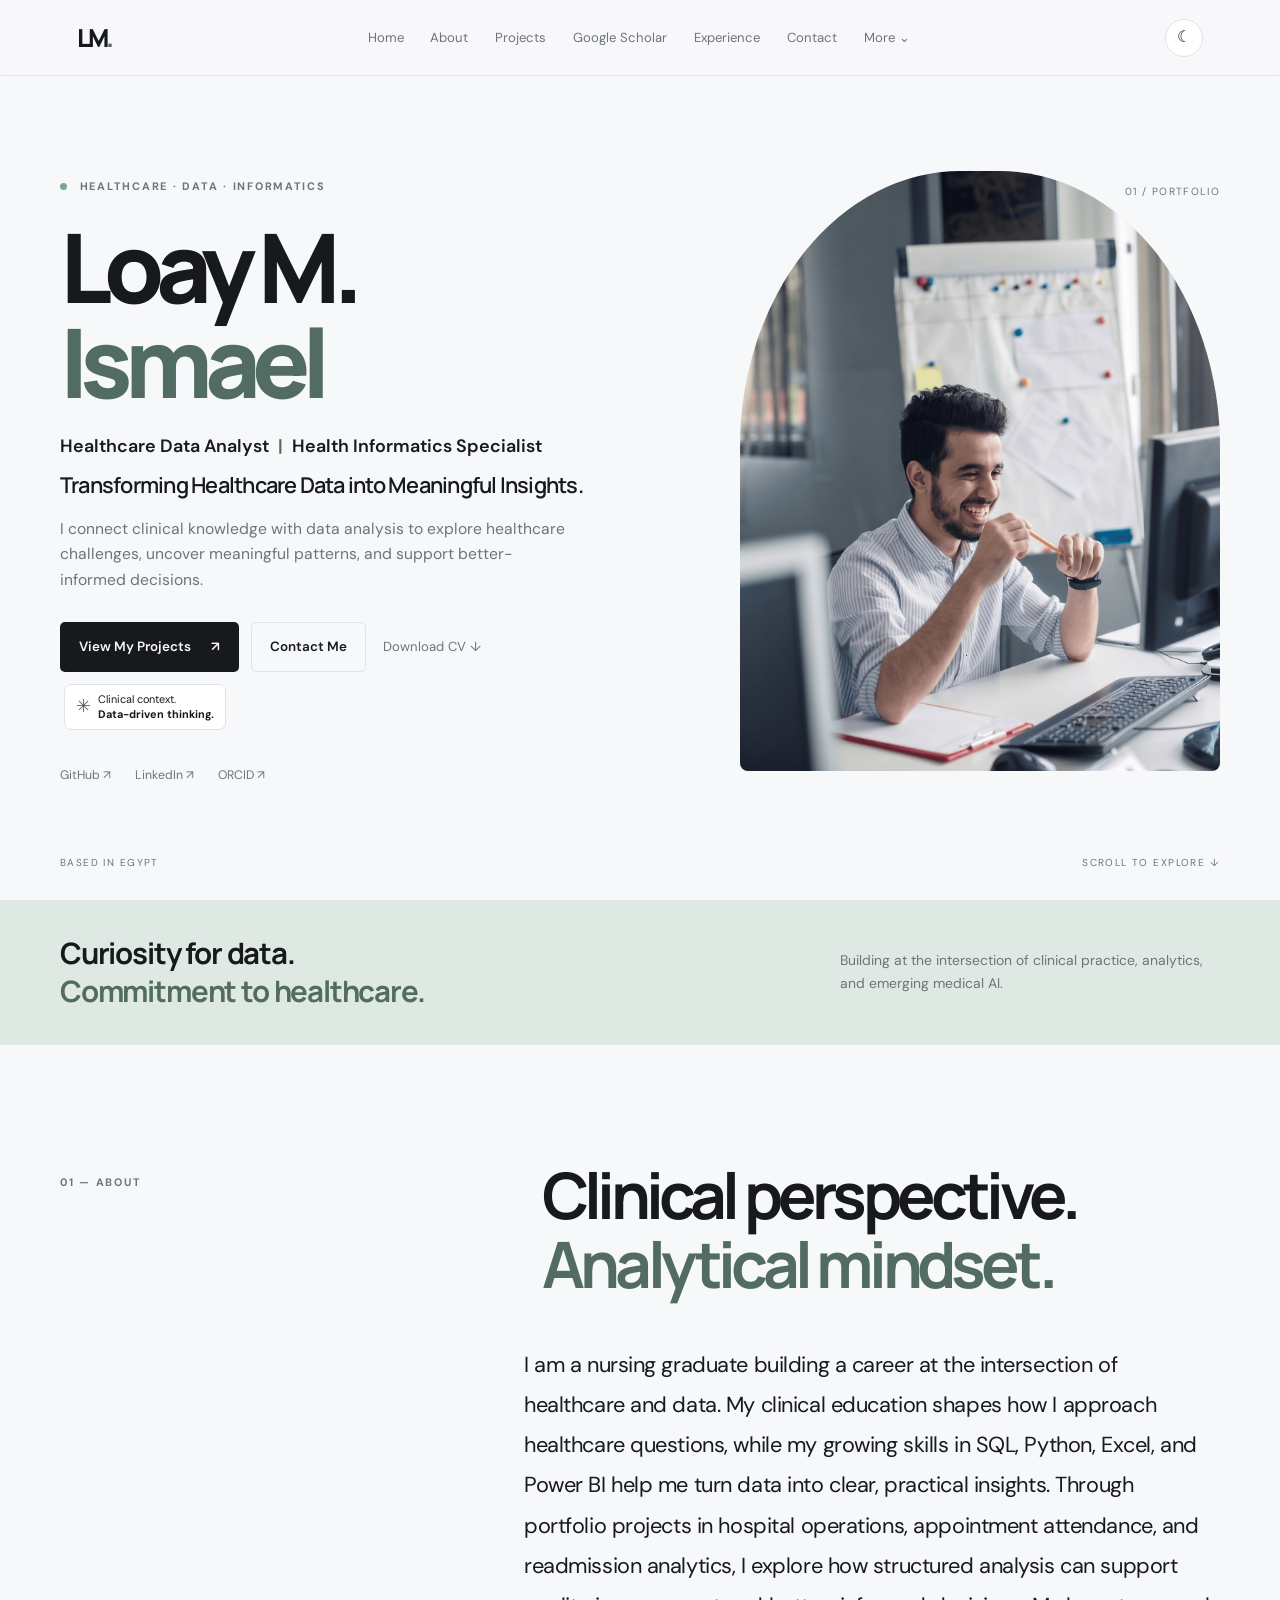
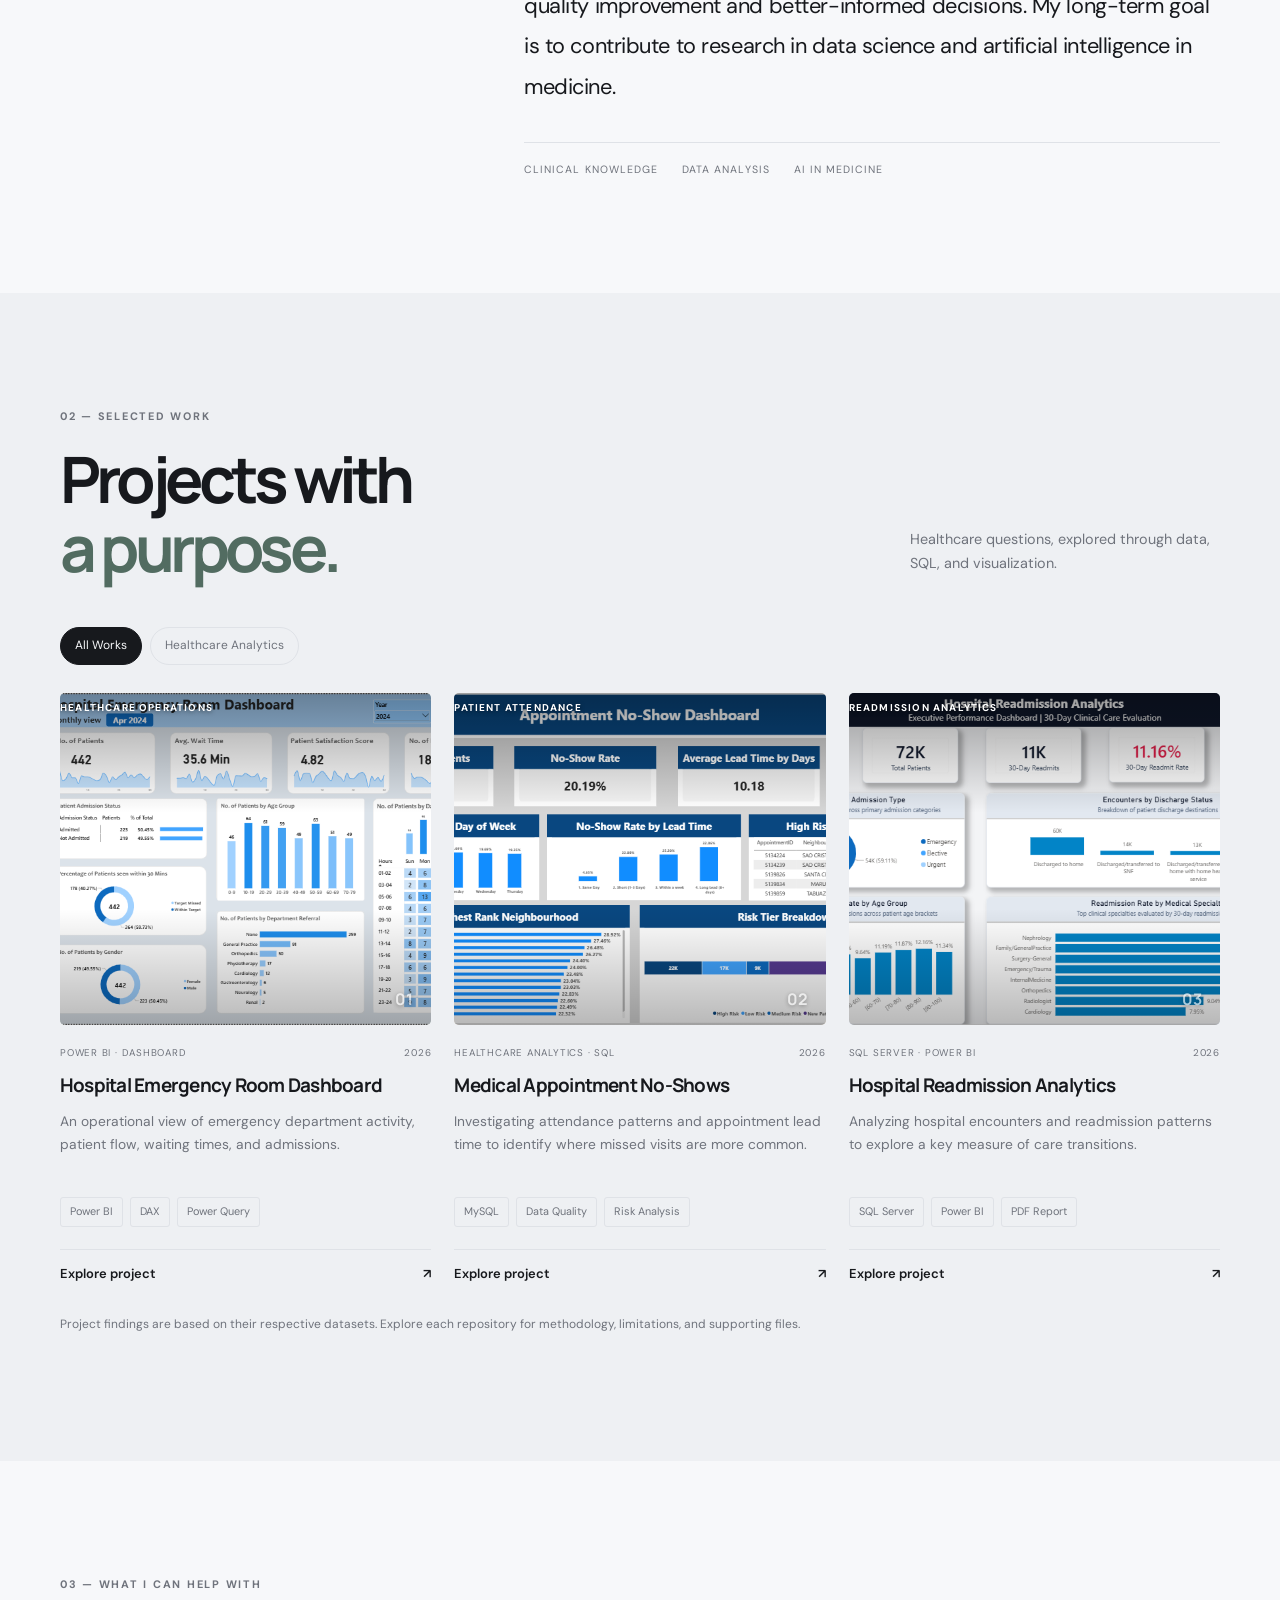
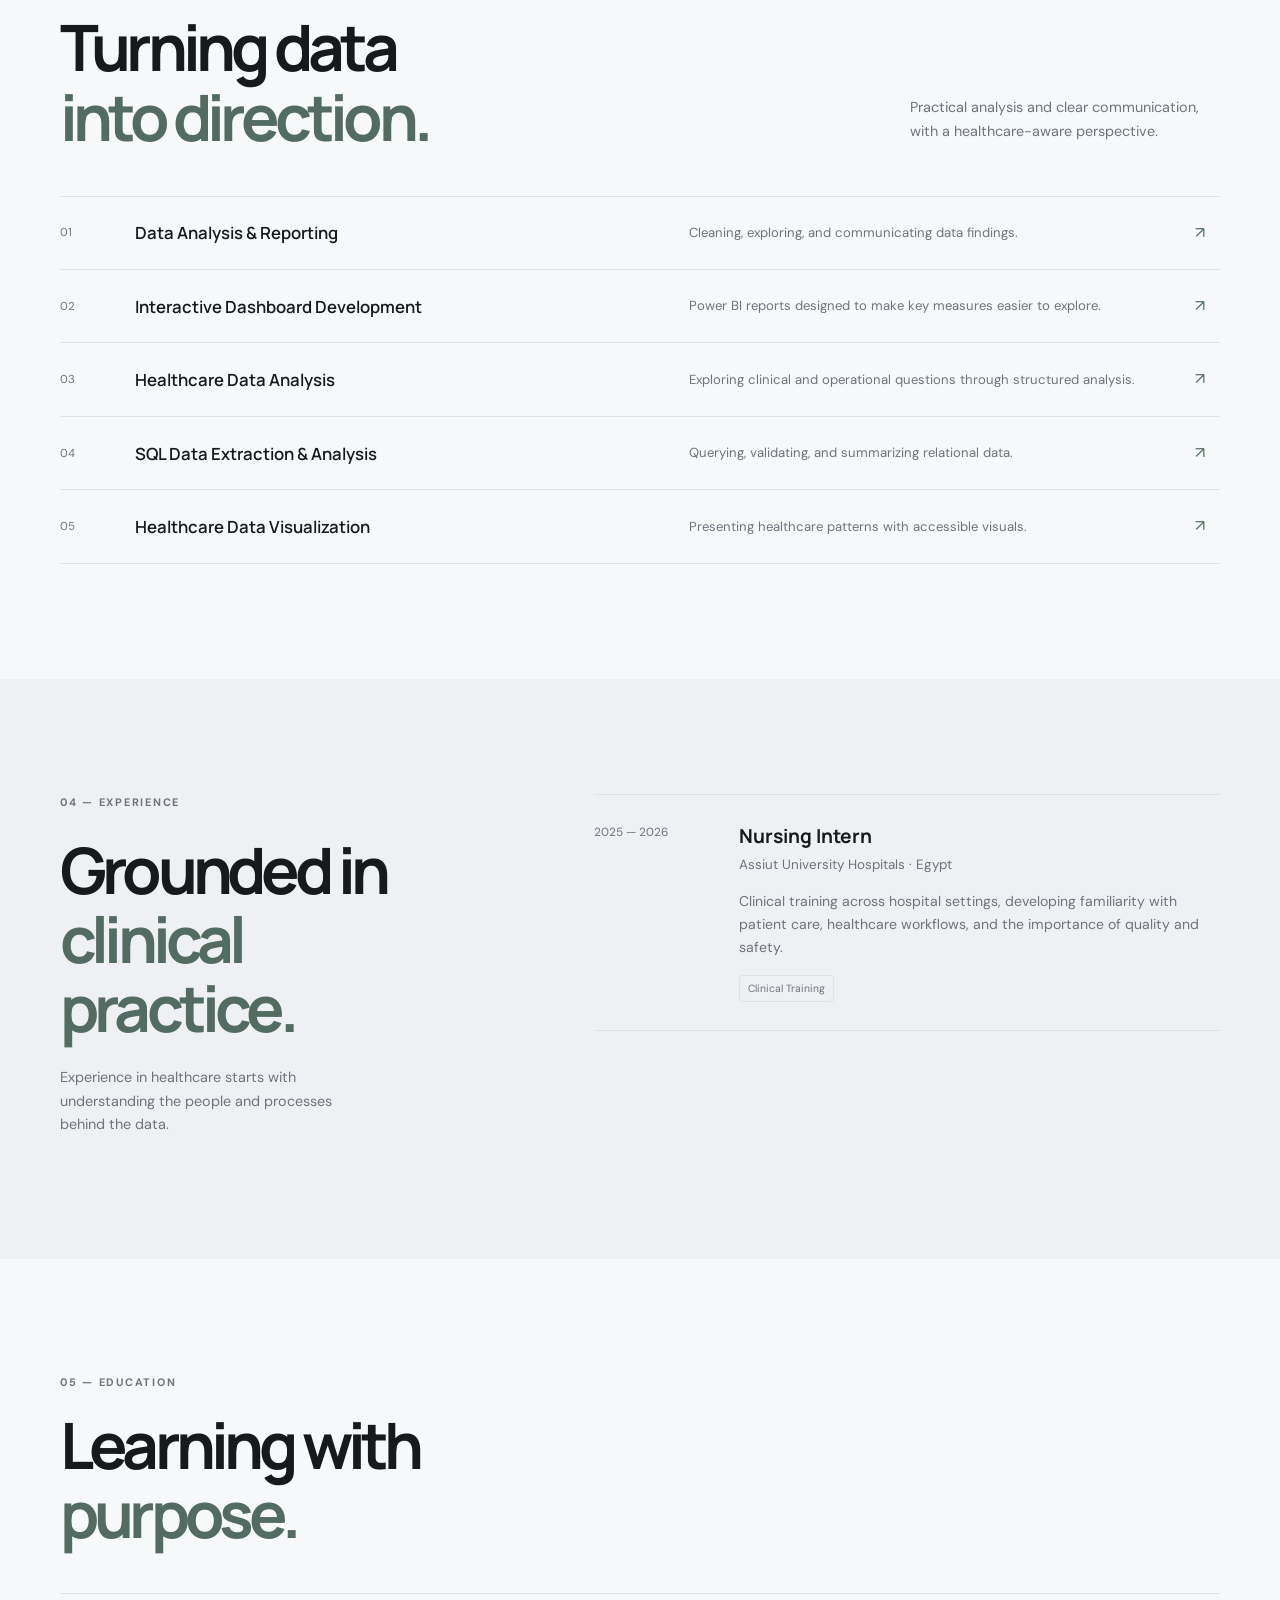
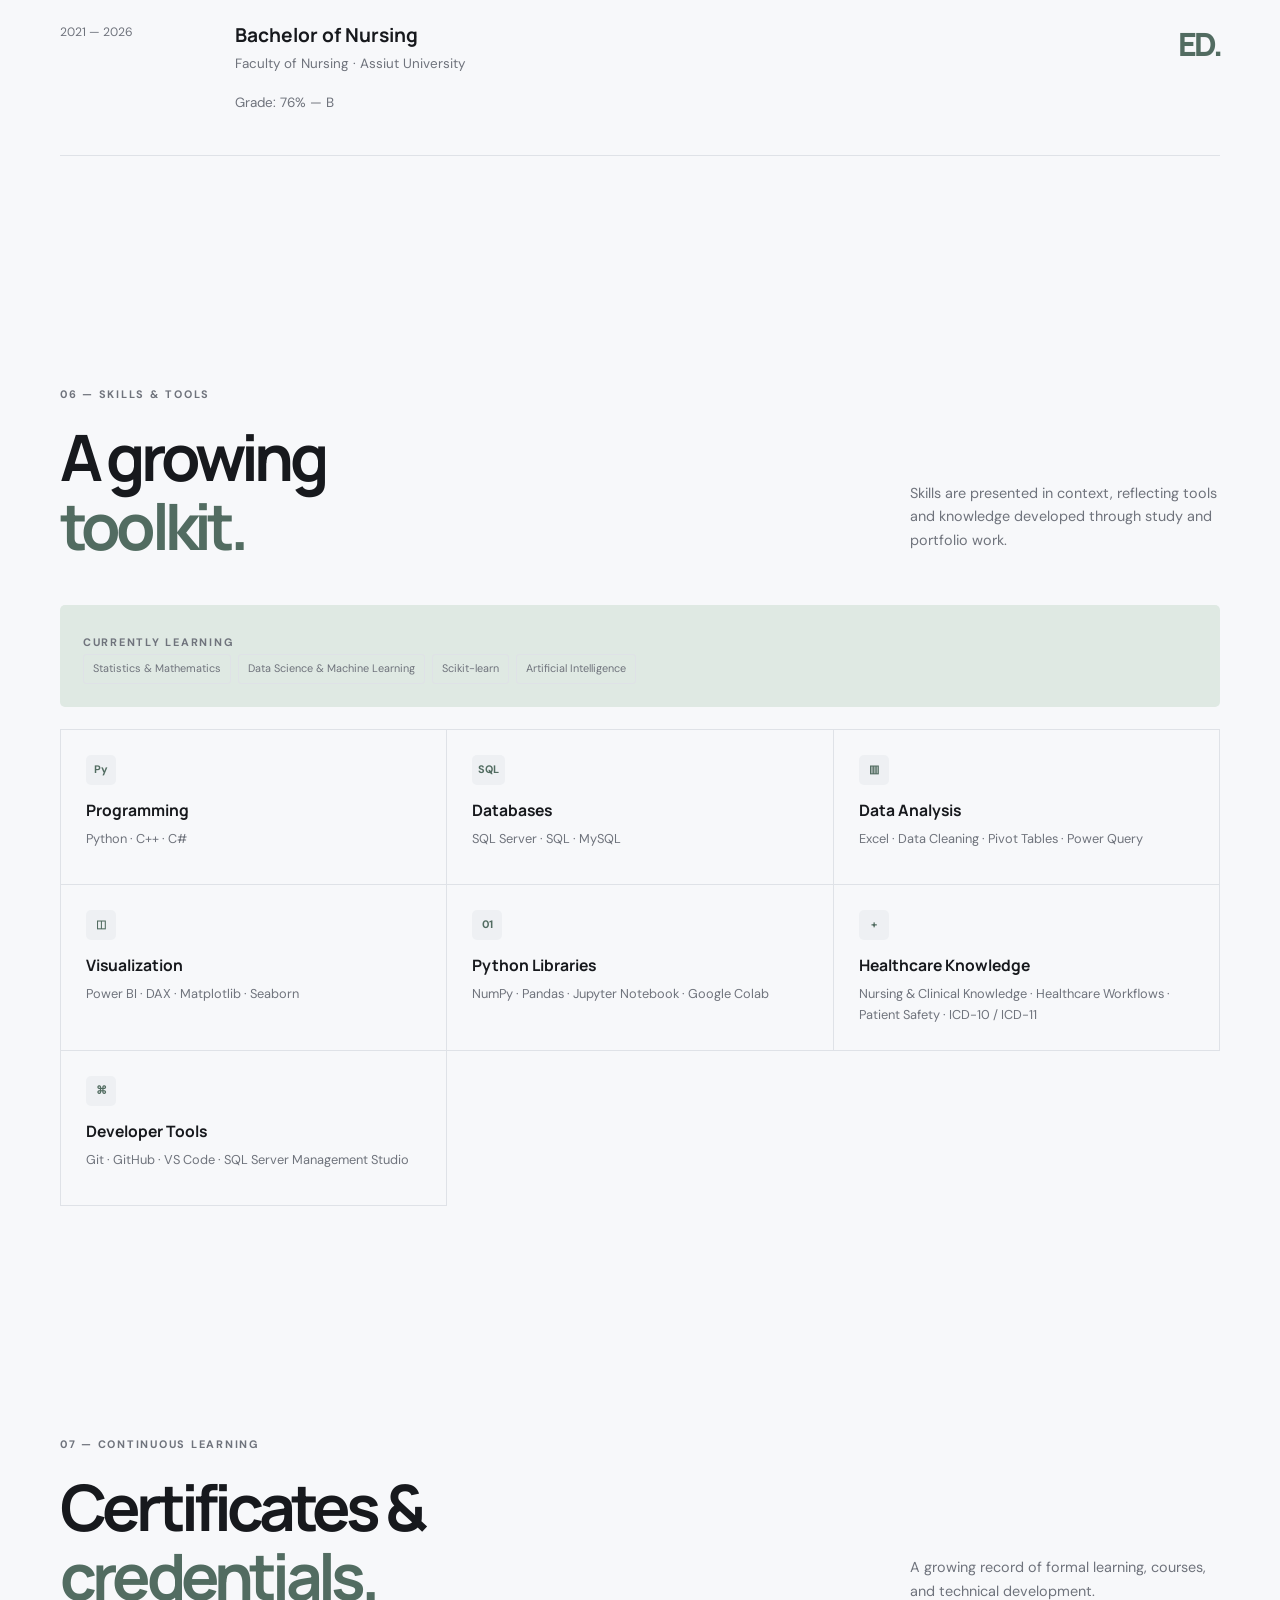
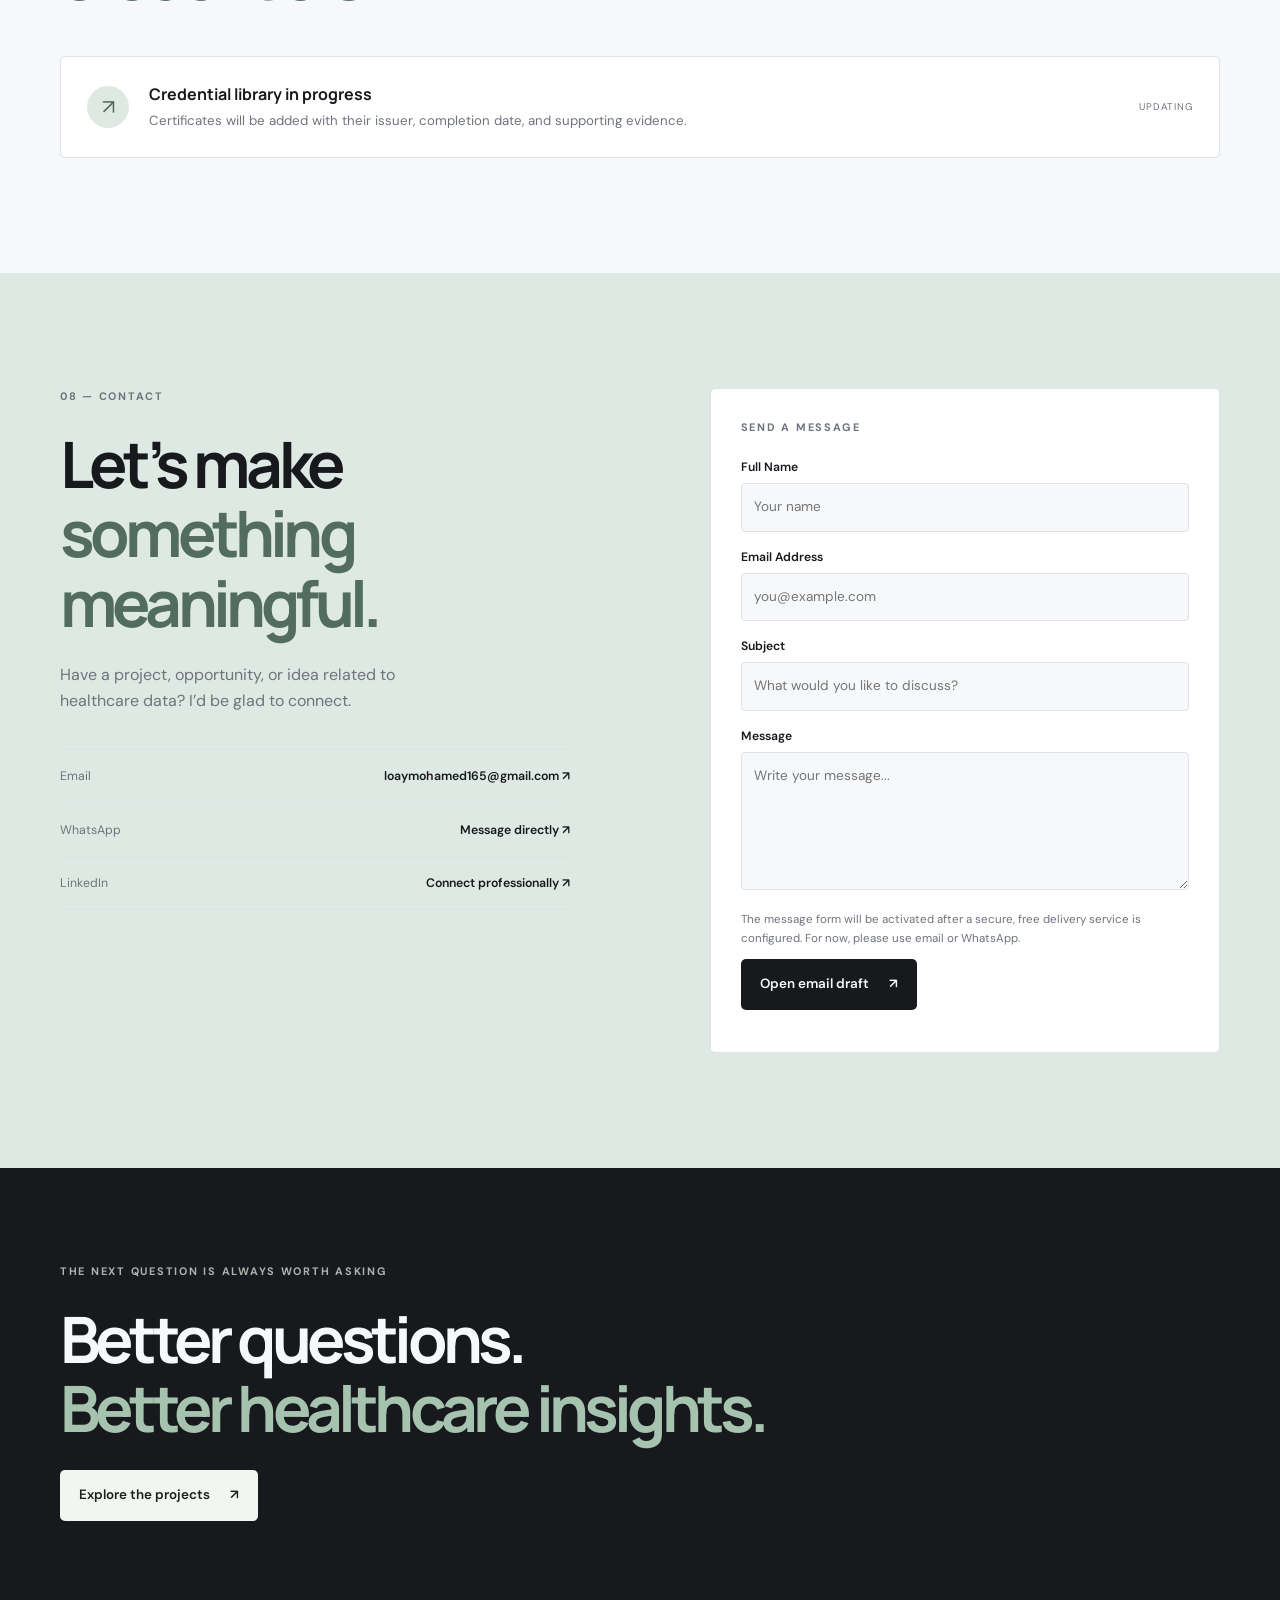
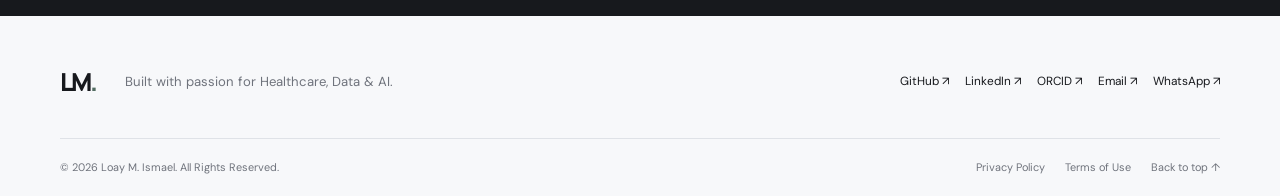
<file: index.html>
<!doctype html>
<html lang="en" data-theme="light">
<head>
<meta charset="utf-8"><meta name="viewport" content="width=device-width,initial-scale=1">
<meta name="theme-color" content="#f7f8fa">
<meta name="description" content="Loay M. Ismael — Healthcare Data Analyst focused on healthcare analytics, health informatics, and AI in Medicine.">
<link rel="canonical" href="https://loaymismael.github.io/">
<meta property="og:title" content="Loay M. Ismael | Healthcare Data & Informatics">
<meta property="og:description" content="Transforming Healthcare Data into Meaningful Insights.">
<meta property="og:type" content="website">
<meta name="twitter:card" content="summary_large_image">
<meta name="twitter:title" content="Loay M. Ismael | Healthcare Data & Informatics">
<meta name="twitter:description" content="Loay M. Ismael — Healthcare Data Analyst focused on healthcare analytics, health informatics, and AI in Medicine.">
<title>Loay M. Ismael | Healthcare Data & Informatics</title>
<link rel="icon" href="assets/favicon.png" type="image/png"><link rel="stylesheet" href="styles.css">
<script type="application/ld+json">
{
  "@context": "https://schema.org",
  "@graph": [
    {
      "@type": "Person",
      "@id": "https://loaymismael.github.io/#person",
      "name": "Loay M. Ismael",
      "url": "https://loaymismael.github.io/",
      "jobTitle": ["Healthcare Data Analyst", "Health Informatics Specialist"],
      "description": "Nursing graduate building a career at the intersection of healthcare, data analysis, and health informatics.",
      "sameAs": [
        "https://github.com/loaymismael",
        "https://www.linkedin.com/in/loaymismael/",
        "https://orcid.org/0009-0000-9387-5831"
      ]
    },
    {
      "@type": "WebSite",
      "@id": "https://loaymismael.github.io/#website",
      "url": "https://loaymismael.github.io/",
      "name": "Loay M. Ismael | Healthcare Data & Informatics",
      "publisher": { "@id": "https://loaymismael.github.io/#person" }
    }
  ]
}
</script>
</head>
<body>
<a class="skip-link" href="#main">Skip to content</a>
<header class="site-header"><a class="wordmark" href="#home" aria-label="Loay M. Ismael home">LM<span>.</span></a>
<button class="menu-toggle" id="menuToggle" aria-label="Open navigation" aria-expanded="false">☰</button>
<nav id="mainNav" aria-label="Main navigation"><a href="#home">Home</a><a href="#about">About</a><a href="#projects">Projects</a><a href="#scholar" id="scholarLink">Google Scholar</a><a href="#experience">Experience</a><a href="#contact">Contact</a><div class="nav-more"><button id="moreToggle" aria-expanded="false">More <span aria-hidden="true">⌄</span></button><div class="more-menu" id="moreMenu"><a href="#education">Education</a><a href="#skills">Skills</a><a href="#certifications">Certifications</a><a href="news.html">News & Updates</a><a href="note.html">A Note to Remember</a><a href="visitors.html">Visitors</a></div></div></nav>
<button class="theme-toggle" id="themeToggle" aria-label="Toggle color theme" title="Toggle theme">☾</button>
</header>
<main id="main">
<section class="hero section-wrap" id="home"><div class="hero-copy"><p class="eyebrow"><span class="status-dot"></span> HEALTHCARE · DATA · INFORMATICS</p><h1>Loay M.<br><span>Ismael</span></h1><p class="hero-role">Healthcare Data Analyst <span class="role-divider">|</span> Health Informatics Specialist</p><p class="hero-tagline">Transforming Healthcare Data into Meaningful Insights.</p><p class="hero-intro">I connect clinical knowledge with data analysis to explore healthcare challenges, uncover meaningful patterns, and support better-informed decisions.</p><div class="hero-actions"><a class="button button-primary" href="#projects">View My Projects <span>↗</span></a><a class="button button-quiet" href="#contact">Contact Me</a><a class="text-link" href="assets/Loay_Ismael_Data_Analyst_CV.pdf" download>Download CV ↓</a><div class="floating-note"><span class="note-icon">✳</span><span>Clinical context.<br><strong>Data-driven thinking.</strong></span></div></div><div class="social-row"><a href="https://github.com/loaymismael" target="_blank" rel="noreferrer">GitHub ↗</a><a href="https://www.linkedin.com/in/loaymismael/" target="_blank" rel="noreferrer">LinkedIn ↗</a><a href="https://orcid.org/0009-0000-9387-5831" target="_blank" rel="noreferrer">ORCID ↗</a></div></div><div class="hero-visual"><img id="profilePortrait" class="portrait-image" src="images/profile-light.png" alt="Portrait of Loay M. Ismael"><div class="hero-index">01 / PORTFOLIO</div></div><div class="hero-bottom"><span>BASED IN EGYPT</span><span>SCROLL TO EXPLORE ↓</span></div></section>
<section class="intro-strip"><p>Curiosity for data.<br><span>Commitment to healthcare.</span></p><p class="intro-strip-small">Building at the intersection of clinical practice, analytics, and emerging medical AI.</p></section>
<section class="section-wrap section" id="about"><div class="section-heading"><p class="eyebrow">01 — ABOUT</p><h2>Clinical perspective.<br><span>Analytical mindset.</span></h2></div><div class="about-content"><p class="large-copy">I am a nursing graduate building a career at the intersection of healthcare and data. My clinical education shapes how I approach healthcare questions, while my growing skills in SQL, Python, Excel, and Power BI help me turn data into clear, practical insights. Through portfolio projects in hospital operations, appointment attendance, and readmission analytics, I explore how structured analysis can support quality improvement and better-informed decisions. My long-term goal is to contribute to research in data science and artificial intelligence in medicine.</p><div class="about-foot"><span>CLINICAL KNOWLEDGE</span><span>DATA ANALYSIS</span><span>AI IN MEDICINE</span></div></div></section>
<section class="section projects-section" id="projects"><div class="section-wrap"><div class="section-topline"><div><p class="eyebrow">02 — SELECTED WORK</p><h2>Projects with<br><span>a purpose.</span></h2></div><p class="section-aside">Healthcare questions, explored through data, SQL, and visualization.</p></div><div class="filter-row" role="group" aria-label="Filter projects"><button class="filter-chip active" data-filter="All">All Works</button><button class="filter-chip" data-filter="Healthcare Analytics">Healthcare Analytics</button></div><div class="project-grid">
<article class="project-card" data-categories="Healthcare Analytics"><a class="project-art er-art" href="projects/hospital-emergency-room-dashboard.html" target="_blank" rel="noreferrer" aria-label="Open Hospital Emergency Room Dashboard repository"><img src="images/hospital-er-dashboard.png" alt="Hospital Emergency Room Dashboard project preview" loading="lazy"><span class="art-label">HEALTHCARE OPERATIONS</span><span class="art-number">01</span></a><div class="project-meta"><span>POWER BI · DASHBOARD</span><span>2026</span></div><h3>Hospital Emergency Room Dashboard</h3><p>An operational view of emergency department activity, patient flow, waiting times, and admissions.</p><div class="tag-row"><span>Power BI</span><span>DAX</span><span>Power Query</span></div><a class="card-link" href="projects/hospital-emergency-room-dashboard.html" target="_blank" rel="noreferrer">Explore project <span>↗</span></a></article>
<article class="project-card" data-categories="Healthcare Analytics"><a class="project-art noshow-art" href="projects/medical-appointment-no-shows.html" target="_blank" rel="noreferrer" aria-label="Open Medical Appointment No-Shows Analysis repository"><img src="images/medical-appointment-no-shows.png" alt="Medical Appointment No-Shows project preview" loading="lazy"><span class="art-label">PATIENT ATTENDANCE</span><span class="art-number">02</span></a><div class="project-meta"><span>HEALTHCARE ANALYTICS · SQL</span><span>2026</span></div><h3>Medical Appointment No-Shows</h3><p>Investigating attendance patterns and appointment lead time to identify where missed visits are more common.</p><div class="tag-row"><span>MySQL</span><span>Data Quality</span><span>Risk Analysis</span></div><a class="card-link" href="projects/medical-appointment-no-shows.html" target="_blank" rel="noreferrer">Explore project <span>↗</span></a></article>
<article class="project-card" data-categories="Healthcare Analytics"><a class="project-art readmit-art" href="projects/hospital-readmission-analytics.html" target="_blank" rel="noreferrer" aria-label="Open Hospital Readmission Analytics repository"><img src="images/hospital-readmission-analytics.png" alt="Hospital Readmission Analytics project preview" loading="lazy"><span class="art-label">READMISSION ANALYTICS</span><span class="art-number">03</span></a><div class="project-meta"><span>SQL SERVER · POWER BI</span><span>2026</span></div><h3>Hospital Readmission Analytics</h3><p>Analyzing hospital encounters and readmission patterns to explore a key measure of care transitions.</p><div class="tag-row"><span>SQL Server</span><span>Power BI</span><span>PDF Report</span></div><a class="card-link" href="projects/hospital-readmission-analytics.html" target="_blank" rel="noreferrer">Explore project <span>↗</span></a></article>
</div><p class="section-footnote">Project findings are based on their respective datasets. Explore each repository for methodology, limitations, and supporting files.</p></div></section>
<section class="section-wrap section services-section" id="services"><div class="section-topline"><div><p class="eyebrow">03 — WHAT I CAN HELP WITH</p><h2>Turning data<br><span>into direction.</span></h2></div><p class="section-aside">Practical analysis and clear communication, with a healthcare-aware perspective.</p></div><div class="service-list"><div><span>01</span><h3>Data Analysis & Reporting</h3><p>Cleaning, exploring, and communicating data findings.</p><span class="service-arrow">↗</span></div><div><span>02</span><h3>Interactive Dashboard Development</h3><p>Power BI reports designed to make key measures easier to explore.</p><span class="service-arrow">↗</span></div><div><span>03</span><h3>Healthcare Data Analysis</h3><p>Exploring clinical and operational questions through structured analysis.</p><span class="service-arrow">↗</span></div><div><span>04</span><h3>SQL Data Extraction & Analysis</h3><p>Querying, validating, and summarizing relational data.</p><span class="service-arrow">↗</span></div><div><span>05</span><h3>Healthcare Data Visualization</h3><p>Presenting healthcare patterns with accessible visuals.</p><span class="service-arrow">↗</span></div></div></section>
<section class="section experience-section" id="experience"><div class="section-wrap two-col-section"><div><p class="eyebrow">04 — EXPERIENCE</p><h2>Grounded in<br><span>clinical practice.</span></h2><p class="section-aside">Experience in healthcare starts with understanding the people and processes behind the data.</p></div><div class="timeline"><article class="timeline-item"><div class="timeline-date">2025 — 2026</div><div><h3>Nursing Intern</h3><p class="timeline-place">Assiut University Hospitals · Egypt</p><p>Clinical training across hospital settings, developing familiarity with patient care, healthcare workflows, and the importance of quality and safety.</p><span class="status-pill">Clinical Training</span></div></article></div></div></section>
<section class="section-wrap section education-section" id="education"><div class="section-topline"><div><p class="eyebrow">05 — EDUCATION</p><h2>Learning with<br><span>purpose.</span></h2></div></div><article class="education-card"><div class="education-year">2021 — 2026</div><div><h3>Bachelor of Nursing</h3><p>Faculty of Nursing · Assiut University</p><p class="education-detail">Grade: 76% — B</p></div><span class="education-mark">ED.</span></article></section>
<section class="section skills-section" id="skills"><div class="section-wrap"><div class="section-topline"><div><p class="eyebrow">06 — SKILLS & TOOLS</p><h2>A growing<br><span>toolkit.</span></h2></div><p class="section-aside">Skills are presented in context, reflecting tools and knowledge developed through study and portfolio work.</p></div><div class="learning-panel"><span class="eyebrow">CURRENTLY LEARNING</span><div class="tag-row"><span>Statistics & Mathematics</span><span>Data Science & Machine Learning</span><span>Scikit-learn</span><span>Artificial Intelligence</span></div></div><div class="skills-grid"><article><span class="skill-icon">Py</span><h3>Programming</h3><p>Python · C++ · C#</p></article><article><span class="skill-icon">SQL</span><h3>Databases</h3><p>SQL Server · SQL · MySQL</p></article><article><span class="skill-icon">▥</span><h3>Data Analysis</h3><p>Excel · Data Cleaning · Pivot Tables · Power Query</p></article><article><span class="skill-icon">◫</span><h3>Visualization</h3><p>Power BI · DAX · Matplotlib · Seaborn</p></article><article><span class="skill-icon">01</span><h3>Python Libraries</h3><p>NumPy · Pandas · Jupyter Notebook · Google Colab</p></article><article><span class="skill-icon">+</span><h3>Healthcare Knowledge</h3><p>Nursing & Clinical Knowledge · Healthcare Workflows · Patient Safety · ICD-10 / ICD-11</p></article><article><span class="skill-icon">⌘</span><h3>Developer Tools</h3><p>Git · GitHub · VS Code · SQL Server Management Studio</p></article></div></div></section>
<section class="section-wrap section certifications-section" id="certifications"><div class="section-topline"><div><p class="eyebrow">07 — CONTINUOUS LEARNING</p><h2>Certificates &<br><span>credentials.</span></h2></div><p class="section-aside">A growing record of formal learning, courses, and technical development.</p></div><div class="coming-card"><span class="coming-symbol">↗</span><div><h3>Credential library in progress</h3><p>Certificates will be added with their issuer, completion date, and supporting evidence.</p></div><span class="coming-label">UPDATING</span></div></section>


<section class="contact-section section" id="contact"><div class="section-wrap contact-layout"><div><p class="eyebrow">08 — CONTACT</p><h2>Let’s make<br><span>something meaningful.</span></h2><p class="contact-lead">Have a project, opportunity, or idea related to healthcare data? I’d be glad to connect.</p><div class="direct-links"><a href="mailto:loaymohamed165@gmail.com"><span>Email</span><strong>loaymohamed165@gmail.com ↗</strong></a><a href="https://wa.me/201116882902" target="_blank" rel="noreferrer"><span>WhatsApp</span><strong>Message directly ↗</strong></a><a href="https://www.linkedin.com/in/loaymismael/" target="_blank" rel="noreferrer"><span>LinkedIn</span><strong>Connect professionally ↗</strong></a></div></div><form class="contact-form" id="contactForm"><p class="eyebrow">SEND A MESSAGE</p><label for="fullName">Full Name</label><input id="fullName" name="name" autocomplete="name" required placeholder="Your name"><label for="email">Email Address</label><input id="email" name="email" type="email" autocomplete="email" required placeholder="you@example.com"><label for="subject">Subject</label><input id="subject" name="subject" required placeholder="What would you like to discuss?"><label for="message">Message</label><textarea id="message" name="message" rows="5" required placeholder="Write your message..."></textarea><p class="form-note">The message form will be activated after a secure, free delivery service is configured. For now, please use email or WhatsApp.</p><button class="button button-primary" type="button" id="emailFallback">Open email draft <span>↗</span></button><p class="form-status" id="formStatus" aria-live="polite"></p></form></div></section>
<section class="closing-cta"><div class="section-wrap"><p class="eyebrow">THE NEXT QUESTION IS ALWAYS WORTH ASKING</p><h2>Better questions.<br><span>Better healthcare insights.</span></h2><a class="button button-light" href="#projects">Explore the projects <span>↗</span></a></div></section>
</main>
<footer class="site-footer"><div class="footer-top"><a class="wordmark" href="#home">LM<span>.</span></a><p>Built with passion for Healthcare, Data & AI.</p><div class="footer-socials"><a href="https://github.com/loaymismael" target="_blank" rel="noreferrer">GitHub ↗</a><a href="https://www.linkedin.com/in/loaymismael/" target="_blank" rel="noreferrer">LinkedIn ↗</a><a href="https://orcid.org/0009-0000-9387-5831" target="_blank" rel="noreferrer">ORCID ↗</a><a href="mailto:loaymohamed165@gmail.com">Email ↗</a><a href="https://wa.me/201116882902" target="_blank" rel="noreferrer">WhatsApp ↗</a></div></div><div class="footer-bottom"><span>© <span id="year"></span> Loay M. Ismael. All Rights Reserved.</span><div><a href="privacy.html">Privacy Policy</a><a href="terms.html">Terms of Use</a><button id="backToTop">Back to top ↑</button></div></div></footer>
<div class="toast" id="toast" role="status" aria-live="polite"></div>
<script src="script.js"></script>
<script src="analytics.js"></script>
<script>
(() => {
  const lightbox = document.getElementById("teacherNoteLightbox");
  const openButton = document.getElementById("openTeacherNote");
  const closeButton = document.getElementById("closeTeacherNote");
  if (!lightbox || !openButton || !closeButton) return;
  const close = () => { lightbox.hidden = true; document.body.classList.remove("note-lightbox-open"); openButton.focus(); };
  openButton.addEventListener("click", () => { lightbox.hidden = false; document.body.classList.add("note-lightbox-open"); closeButton.focus(); });
  closeButton.addEventListener("click", close);
  lightbox.addEventListener("click", event => { if (event.target === lightbox) close(); });
  document.addEventListener("keydown", event => { if (event.key === "Escape" && !lightbox.hidden) close(); });
})();
</script>
</body></html>
</file>
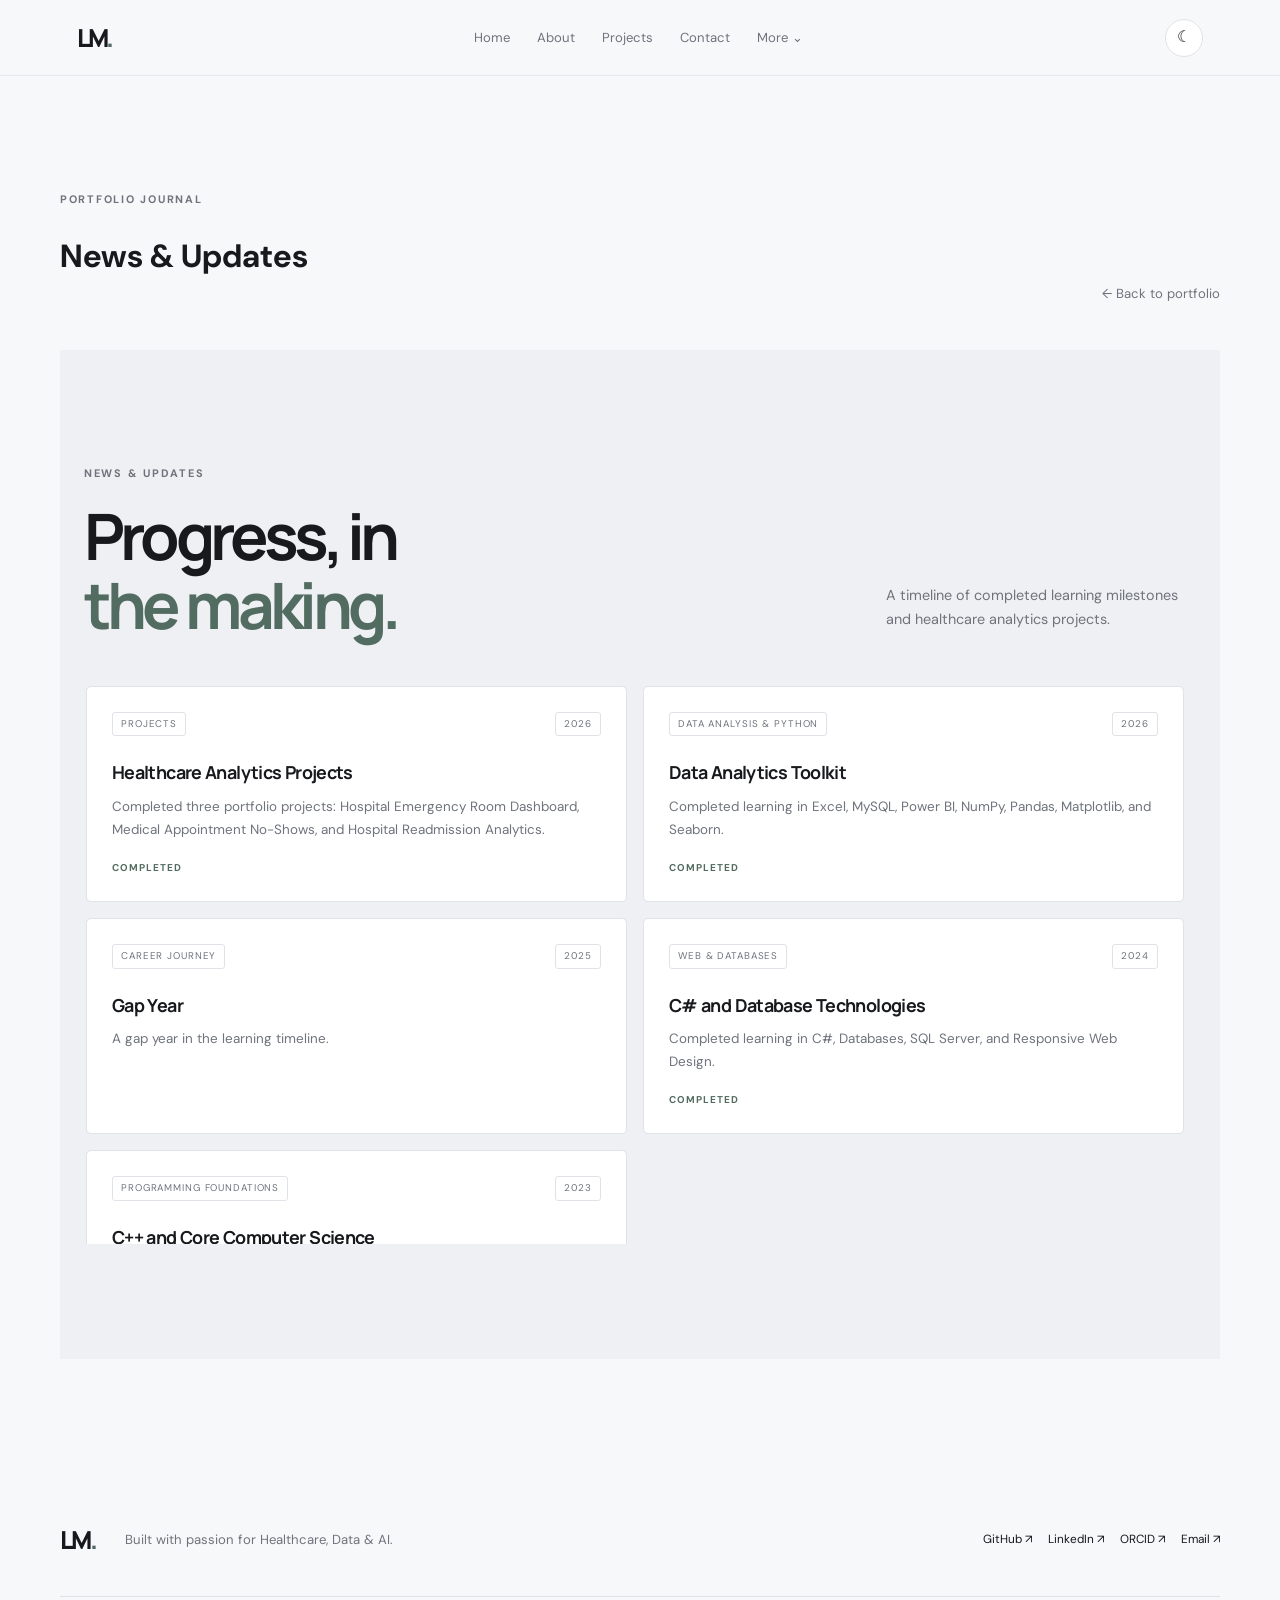
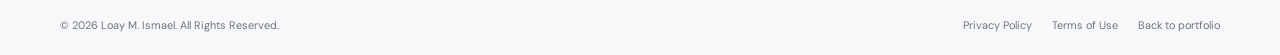
<file: news.html>
<!doctype html>
<html lang="en" data-theme="light">
<head>
<meta charset="utf-8"><meta name="viewport" content="width=device-width,initial-scale=1">
<meta name="theme-color" content="#f7f8fa">
<meta name="description" content="Professional updates, learning milestones, and healthcare analytics projects by Loay M. Ismael.">
<link rel="canonical" href="https://loaymismael.github.io/news.html">
<title>News & Updates | Loay M. Ismael</title>
<link rel="icon" href="assets/favicon.png" type="image/png"><link rel="stylesheet" href="styles.css">
</head>
<body>
<a class="skip-link" href="#main">Skip to content</a>
<header class="site-header">
<a class="wordmark" href="index.html" aria-label="Loay M. Ismael home">LM<span>.</span></a>
<button class="menu-toggle" id="menuToggle" aria-label="Open navigation" aria-expanded="false">☰</button>
<nav id="mainNav" aria-label="Main navigation">
<a href="index.html#home">Home</a><a href="index.html#about">About</a><a href="index.html#projects">Projects</a><a href="index.html#contact">Contact</a>
<div class="nav-more"><button id="moreToggle" aria-expanded="false">More <span aria-hidden="true">⌄</span></button><div class="more-menu" id="moreMenu"><a href="index.html#education">Education</a><a href="index.html#skills">Skills</a><a href="index.html#certifications">Certifications</a><a href="news.html" aria-current="page">News & Updates</a><a href="note.html">A Note to Remember</a><a href="visitors.html">Visitors</a></div></div>
</nav>
<button class="theme-toggle" id="themeToggle" aria-label="Toggle color theme" title="Toggle theme">☾</button>
</header>
<main id="main" class="section-wrap section">
<div class="section-topline"><div><p class="eyebrow">PORTFOLIO JOURNAL</p><h1>News & Updates</h1></div><a class="text-link" href="index.html">← Back to portfolio</a></div>
<section class="section news-section" id="news"><div class="section-wrap"><div class="section-topline"><div><p class="eyebrow">NEWS & UPDATES</p><h2>Progress, in<br><span>the making.</span></h2></div><p class="section-aside">A timeline of completed learning milestones and healthcare analytics projects.</p></div><div class="news-scroll" aria-label="News and professional milestones"><div class="news-grid">
<article class="news-card"><div class="news-meta"><span>PROJECTS</span><span>2026</span></div><h3>Healthcare Analytics Projects</h3><p>Completed three portfolio projects: Hospital Emergency Room Dashboard, Medical Appointment No-Shows, and Hospital Readmission Analytics.</p><span class="news-status">COMPLETED</span></article>
<article class="news-card"><div class="news-meta"><span>DATA ANALYSIS & PYTHON</span><span>2026</span></div><h3>Data Analytics Toolkit</h3><p>Completed learning in Excel, MySQL, Power BI, NumPy, Pandas, Matplotlib, and Seaborn.</p><span class="news-status">COMPLETED</span></article>
<article class="news-card"><div class="news-meta"><span>CAREER JOURNEY</span><span>2025</span></div><h3>Gap Year</h3><p>A gap year in the learning timeline.</p></article>
<article class="news-card"><div class="news-meta"><span>WEB & DATABASES</span><span>2024</span></div><h3>C# and Database Technologies</h3><p>Completed learning in C#, Databases, SQL Server, and Responsive Web Design.</p><span class="news-status">COMPLETED</span></article>
<article class="news-card"><div class="news-meta"><span>PROGRAMMING FOUNDATIONS</span><span>2023</span></div><h3>C++ and Core Computer Science</h3><p>Completed learning in C++, Object-Oriented Programming (OOP), Data Structures, and Problem Solving.</p><span class="news-status">COMPLETED</span></article>
</div></div></div></section>
</main>
<footer class="site-footer"><div class="footer-top"><a class="wordmark" href="index.html">LM<span>.</span></a><p>Built with passion for Healthcare, Data & AI.</p><div class="footer-socials"><a href="https://github.com/loaymismael" target="_blank" rel="noreferrer">GitHub ↗</a><a href="https://www.linkedin.com/in/loaymismael/" target="_blank" rel="noreferrer">LinkedIn ↗</a><a href="https://orcid.org/0009-0000-9387-5831" target="_blank" rel="noreferrer">ORCID ↗</a><a href="mailto:loaymohamed165@gmail.com">Email ↗</a></div></div><div class="footer-bottom"><span>© <span id="year"></span> Loay M. Ismael. All Rights Reserved.</span><div><a href="privacy.html">Privacy Policy</a><a href="terms.html">Terms of Use</a><a href="index.html">Back to portfolio</a></div></div></footer>
<script src="script.js"></script><script src="analytics.js"></script>
</body></html>
</file>
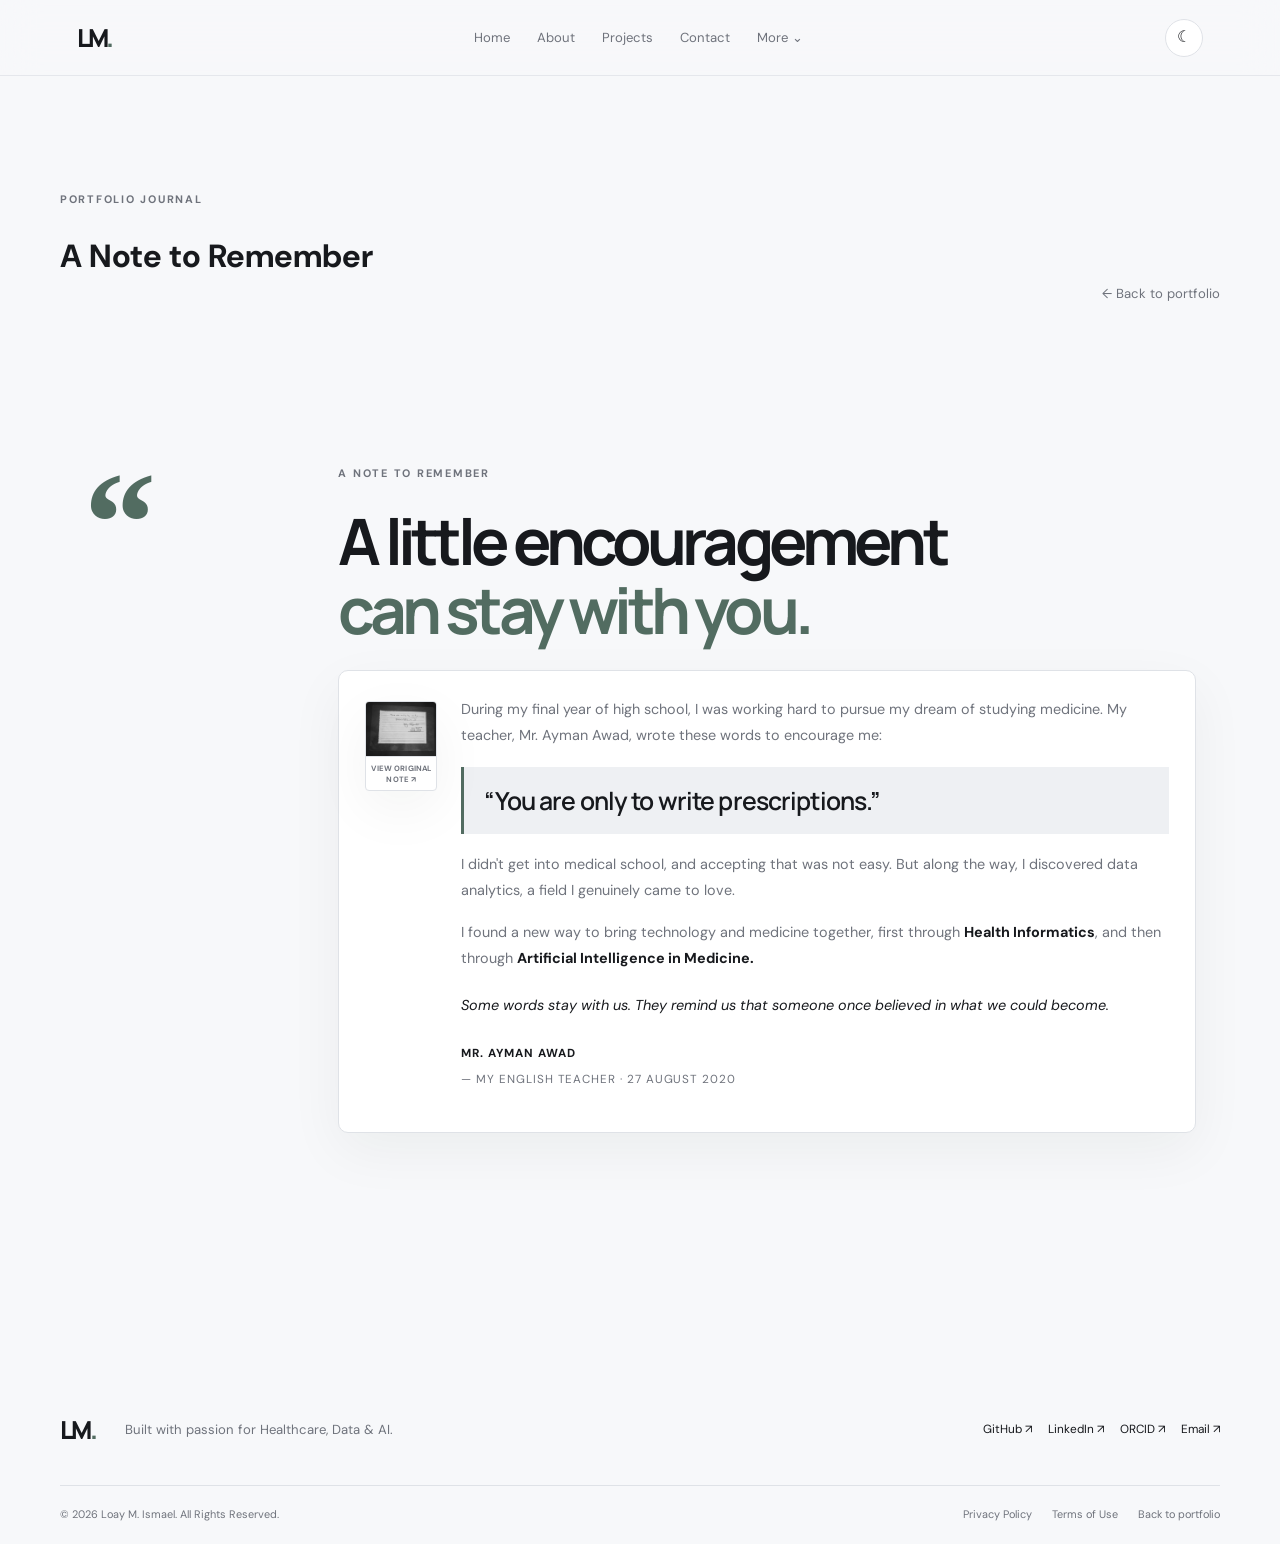
<file: note.html>
<!doctype html>
<html lang="en" data-theme="light">
<head>
<meta charset="utf-8"><meta name="viewport" content="width=device-width,initial-scale=1">
<meta name="theme-color" content="#f7f8fa">
<meta name="description" content="A personal note of encouragement that shaped Loay M. Ismael's journey toward healthcare data and medical AI.">
<link rel="canonical" href="https://loaymismael.github.io/note.html">
<title>A Note to Remember | Loay M. Ismael</title>
<link rel="icon" href="assets/favicon.png" type="image/png"><link rel="stylesheet" href="styles.css">
</head>
<body>
<a class="skip-link" href="#main">Skip to content</a>
<header class="site-header">
<a class="wordmark" href="index.html" aria-label="Loay M. Ismael home">LM<span>.</span></a>
<button class="menu-toggle" id="menuToggle" aria-label="Open navigation" aria-expanded="false">☰</button>
<nav id="mainNav" aria-label="Main navigation">
<a href="index.html#home">Home</a><a href="index.html#about">About</a><a href="index.html#projects">Projects</a><a href="index.html#contact">Contact</a>
<div class="nav-more"><button id="moreToggle" aria-expanded="false">More <span aria-hidden="true">⌄</span></button><div class="more-menu" id="moreMenu"><a href="index.html#education">Education</a><a href="index.html#skills">Skills</a><a href="index.html#certifications">Certifications</a><a href="news.html">News & Updates</a><a href="note.html" aria-current="page">A Note to Remember</a><a href="visitors.html">Visitors</a></div></div>
</nav>
<button class="theme-toggle" id="themeToggle" aria-label="Toggle color theme" title="Toggle theme">☾</button>
</header>
<main id="main" class="section-wrap section">
<div class="section-topline"><div><p class="eyebrow">PORTFOLIO JOURNAL</p><h1>A Note to Remember</h1></div><a class="text-link" href="index.html">← Back to portfolio</a></div>
<section class="section-wrap section note-section" id="testimonials">
  <div class="note-mark">“</div>
  <div class="note-content">
    <p class="eyebrow">A NOTE TO REMEMBER</p>
    <h2>A little encouragement<br><span>can stay with you.</span></h2>
    <div class="note-card">
    <div class="note-story-layout">
      <button class="note-image-button" id="openTeacherNote" type="button" aria-label="View the original handwritten note from Mr. Ayman Awad">
        <img src="images/teacher-note.jpg" alt="Original handwritten note from Mr. Ayman Awad, dated 27 August 2020" loading="lazy">
        <span>VIEW ORIGINAL NOTE ↗</span>
      </button>
      <div class="note-story">
        <p>During my final year of high school, I was working hard to pursue my dream of studying medicine. My teacher, Mr. Ayman Awad, wrote these words to encourage me:</p>
        <blockquote>“You are only to write prescriptions.”</blockquote>
        <p>I didn't get into medical school, and accepting that was not easy. But along the way, I discovered data analytics, a field I genuinely came to love.</p>
        <p>I found a new way to bring technology and medicine together, first through <strong>Health Informatics</strong>, and then through <strong>Artificial Intelligence in Medicine.</strong></p>
        <p class="note-closing">Some words stay with us. They remind us that someone once believed in what we could become.</p>
        <p class="note-attribution">MR. AYMAN AWAD <span>— MY ENGLISH TEACHER · 27 AUGUST 2020</span></p>
      </div>
    </div>
    </div>
  </div>
</section>
<div class="note-lightbox" id="teacherNoteLightbox" role="dialog" aria-modal="true" aria-label="Original handwritten note" hidden>
  <button class="note-lightbox-close" id="closeTeacherNote" type="button" aria-label="Close image">×</button>
  <img src="images/teacher-note.jpg" alt="Original handwritten note from Mr. Ayman Awad, dated 27 August 2020">
</div>
</main>
<footer class="site-footer"><div class="footer-top"><a class="wordmark" href="index.html">LM<span>.</span></a><p>Built with passion for Healthcare, Data & AI.</p><div class="footer-socials"><a href="https://github.com/loaymismael" target="_blank" rel="noreferrer">GitHub ↗</a><a href="https://www.linkedin.com/in/loaymismael/" target="_blank" rel="noreferrer">LinkedIn ↗</a><a href="https://orcid.org/0009-0000-9387-5831" target="_blank" rel="noreferrer">ORCID ↗</a><a href="mailto:loaymohamed165@gmail.com">Email ↗</a></div></div><div class="footer-bottom"><span>© <span id="year"></span> Loay M. Ismael. All Rights Reserved.</span><div><a href="privacy.html">Privacy Policy</a><a href="terms.html">Terms of Use</a><a href="index.html">Back to portfolio</a></div></div></footer>
<script src="script.js"></script>
<script src="analytics.js"></script>
<script>
(() => {
  const lightbox = document.getElementById("teacherNoteLightbox");
  const openButton = document.getElementById("openTeacherNote");
  const closeButton = document.getElementById("closeTeacherNote");
  if (!lightbox || !openButton || !closeButton) return;
  const close = () => {
    lightbox.hidden = true;
    document.body.classList.remove("note-lightbox-open");
    openButton.focus();
  };
  openButton.addEventListener("click", () => {
    lightbox.hidden = false;
    document.body.classList.add("note-lightbox-open");
    closeButton.focus();
  });
  closeButton.addEventListener("click", close);
  lightbox.addEventListener("click", event => {
    if (event.target === lightbox) close();
  });
  document.addEventListener("keydown", event => {
    if (event.key === "Escape" && !lightbox.hidden) close();
  });
})();
</script>
</body></html>
</file>
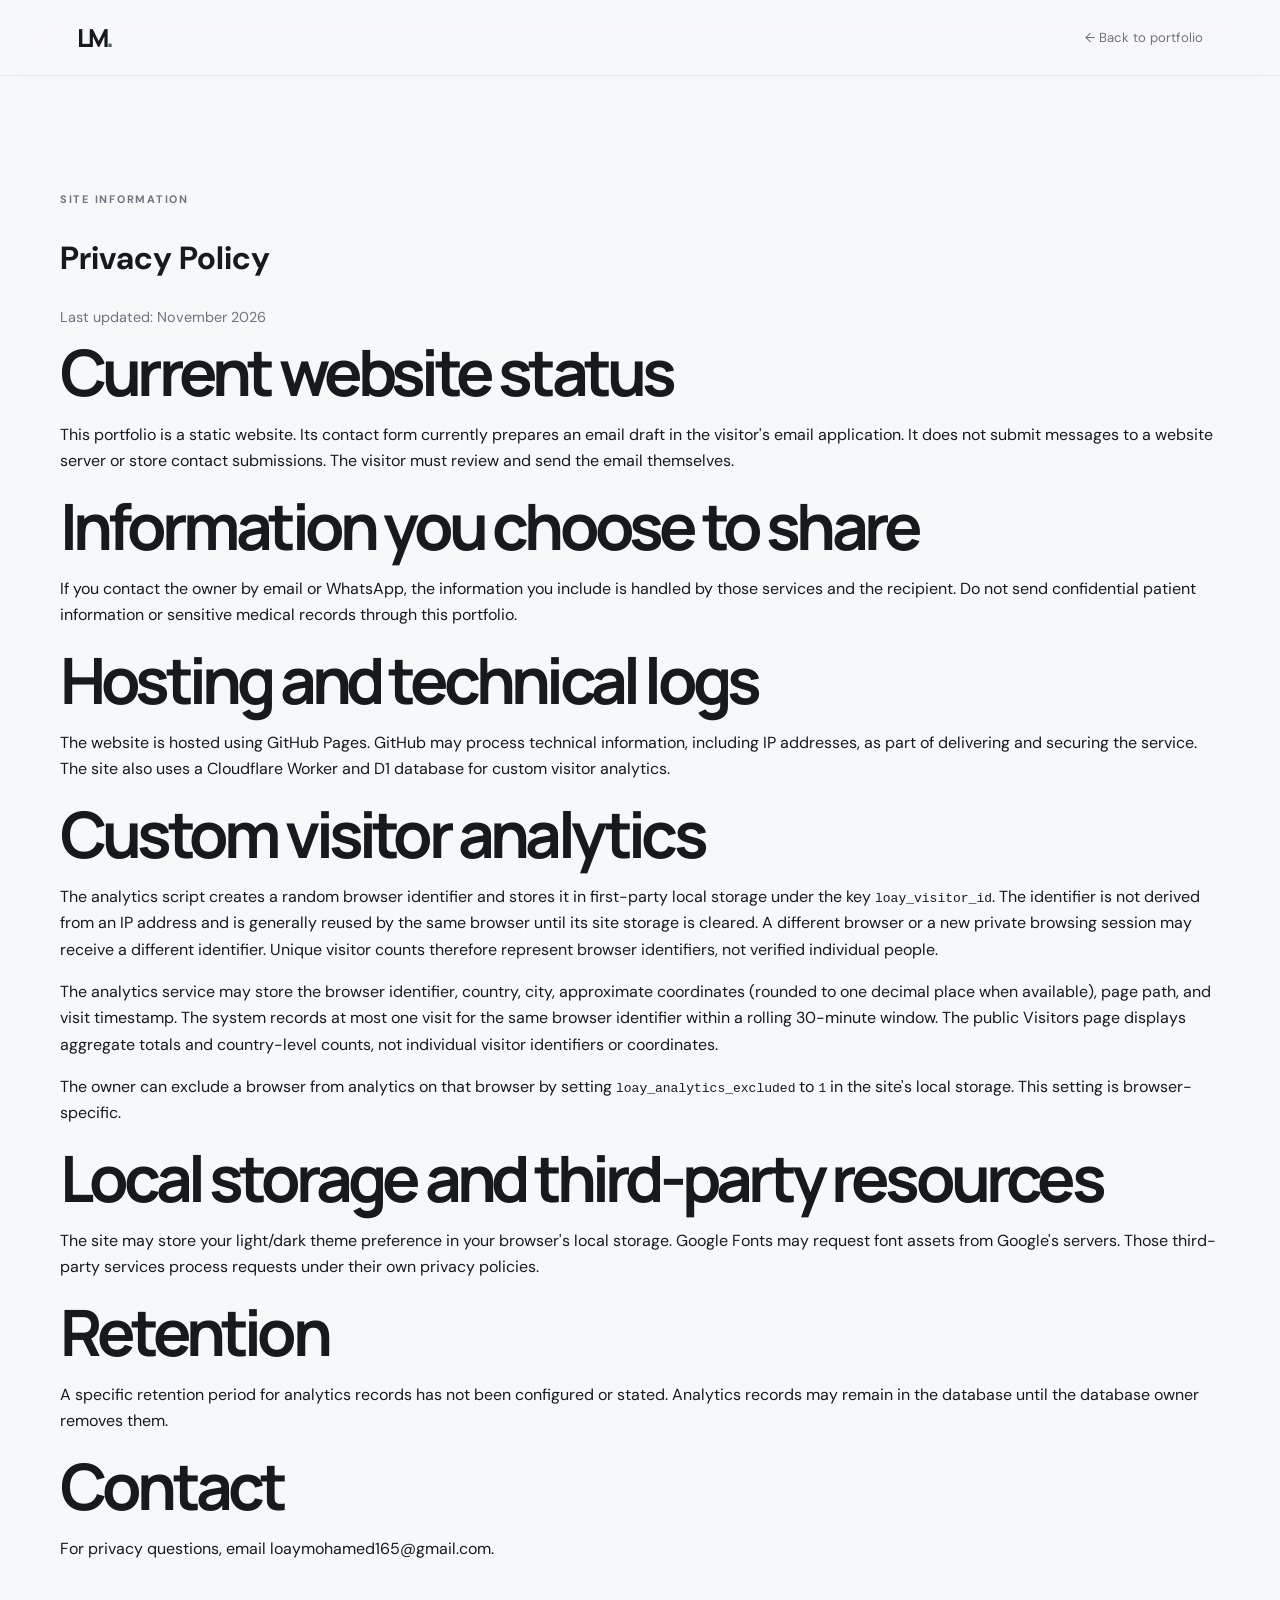
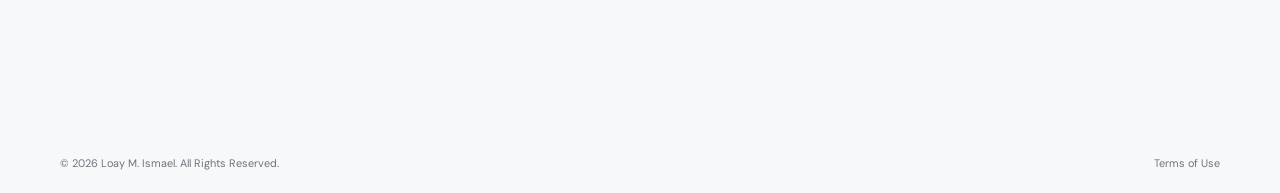
<file: privacy.html>
<!doctype html>
<html lang="en" data-theme="light">
<head>
  <meta charset="utf-8">
  <meta name="viewport" content="width=device-width,initial-scale=1">
  <meta name="description" content="Privacy information for the portfolio website of Loay M. Ismael.">
  <meta name="robots" content="index,follow">
  <title>Privacy Policy | Loay M. Ismael</title>
  <link rel="canonical" href="https://loaymismael.github.io/privacy.html">
  <link rel="stylesheet" href="styles.css">
</head>
<body>
  <header class="site-header"><a class="wordmark" href="index.html">LM<span>.</span></a><a class="text-link" href="index.html">← Back to portfolio</a></header>
  <main class="section-wrap section legal-page">
    <p class="eyebrow">SITE INFORMATION</p>
    <h1>Privacy Policy</h1>
    <p class="section-aside">Last updated: November 2026</p>
    <h2>Current website status</h2>
    <p>This portfolio is a static website. Its contact form currently prepares an email draft in the visitor's email application. It does not submit messages to a website server or store contact submissions. The visitor must review and send the email themselves.</p>
    <h2>Information you choose to share</h2>
    <p>If you contact the owner by email or WhatsApp, the information you include is handled by those services and the recipient. Do not send confidential patient information or sensitive medical records through this portfolio.</p>
    <h2>Hosting and technical logs</h2>
    <p>The website is hosted using GitHub Pages. GitHub may process technical information, including IP addresses, as part of delivering and securing the service. The site also uses a Cloudflare Worker and D1 database for custom visitor analytics.</p>
    <h2>Custom visitor analytics</h2>
    <p>The analytics script creates a random browser identifier and stores it in first-party local storage under the key <code>loay_visitor_id</code>. The identifier is not derived from an IP address and is generally reused by the same browser until its site storage is cleared. A different browser or a new private browsing session may receive a different identifier. Unique visitor counts therefore represent browser identifiers, not verified individual people.</p>
    <p>The analytics service may store the browser identifier, country, city, approximate coordinates (rounded to one decimal place when available), page path, and visit timestamp. The system records at most one visit for the same browser identifier within a rolling 30-minute window. The public Visitors page displays aggregate totals and country-level counts, not individual visitor identifiers or coordinates.</p>
    <p>The owner can exclude a browser from analytics on that browser by setting <code>loay_analytics_excluded</code> to <code>1</code> in the site's local storage. This setting is browser-specific.</p>
    <h2>Local storage and third-party resources</h2>
    <p>The site may store your light/dark theme preference in your browser's local storage. Google Fonts may request font assets from Google's servers. Those third-party services process requests under their own privacy policies.</p>
    <h2>Retention</h2>
    <p>A specific retention period for analytics records has not been configured or stated. Analytics records may remain in the database until the database owner removes them.</p>
    <h2>Contact</h2>
    <p>For privacy questions, email <a href="mailto:loaymohamed165@gmail.com">loaymohamed165@gmail.com</a>.</p>
  </main>
  <footer class="site-footer"><div class="footer-bottom"><span>© <span id="year"></span> Loay M. Ismael. All Rights Reserved.</span><a href="terms.html">Terms of Use</a></div></footer>
  <script>document.getElementById('year').textContent=new Date().getFullYear();</script>
  <script src="analytics.js"></script>
</body>
</html>
</file>
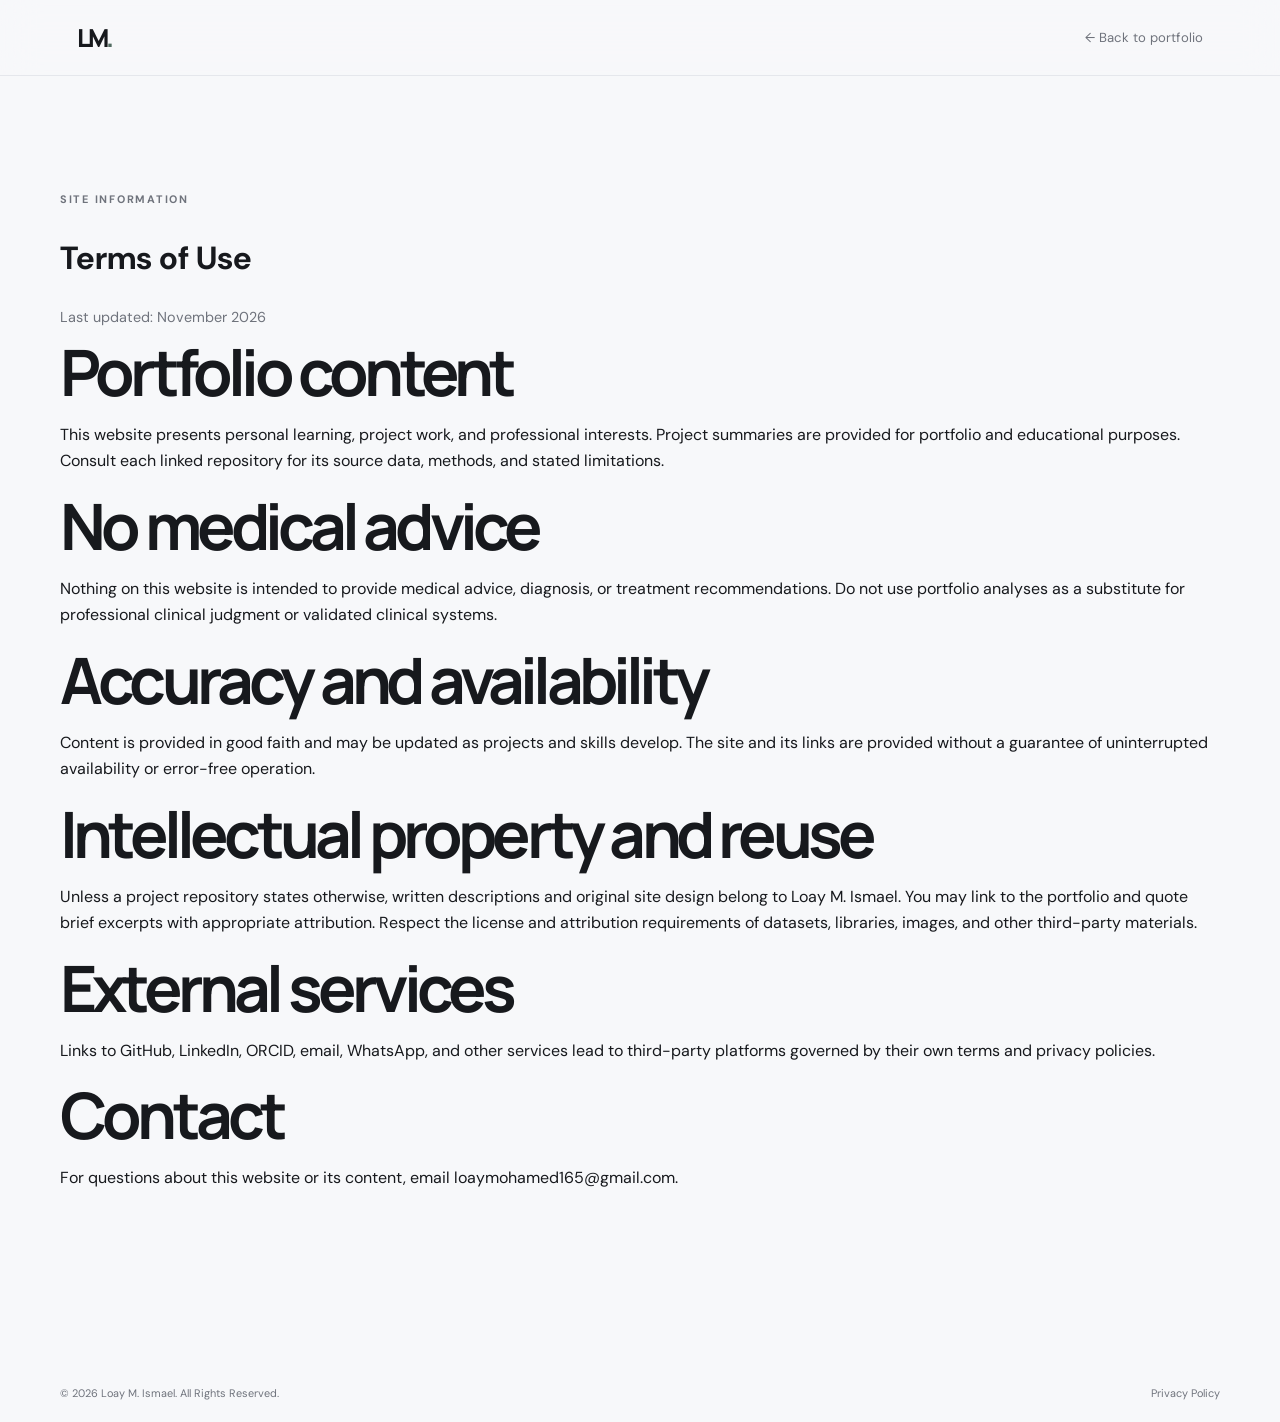
<file: terms.html>
<!doctype html>
<html lang="en" data-theme="light">
<head>
  <meta charset="utf-8">
  <meta name="viewport" content="width=device-width,initial-scale=1">
  <meta name="description" content="Terms of use for the portfolio website of Loay M. Ismael.">
  <meta name="robots" content="index,follow">
  <title>Terms of Use | Loay M. Ismael</title>
  <link rel="canonical" href="https://loaymismael.github.io/terms.html">
  <link rel="stylesheet" href="styles.css">
</head>
<body>
  <header class="site-header">
    <a class="wordmark" href="index.html">LM<span>.</span></a>
    <a class="text-link" href="index.html">← Back to portfolio</a>
  </header>
  <main class="section-wrap section legal-page">
    <p class="eyebrow">SITE INFORMATION</p>
    <h1>Terms of Use</h1>
    <p class="section-aside">Last updated: November 2026</p>
    <h2>Portfolio content</h2>
    <p>This website presents personal learning, project work, and professional interests. Project summaries are provided for portfolio and educational purposes. Consult each linked repository for its source data, methods, and stated limitations.</p>
    <h2>No medical advice</h2>
    <p>Nothing on this website is intended to provide medical advice, diagnosis, or treatment recommendations. Do not use portfolio analyses as a substitute for professional clinical judgment or validated clinical systems.</p>
    <h2>Accuracy and availability</h2>
    <p>Content is provided in good faith and may be updated as projects and skills develop. The site and its links are provided without a guarantee of uninterrupted availability or error-free operation.</p>
    <h2>Intellectual property and reuse</h2>
    <p>Unless a project repository states otherwise, written descriptions and original site design belong to Loay M. Ismael. You may link to the portfolio and quote brief excerpts with appropriate attribution. Respect the license and attribution requirements of datasets, libraries, images, and other third-party materials.</p>
    <h2>External services</h2>
    <p>Links to GitHub, LinkedIn, ORCID, email, WhatsApp, and other services lead to third-party platforms governed by their own terms and privacy policies.</p>
    <h2>Contact</h2>
    <p>For questions about this website or its content, email <a href="mailto:loaymohamed165@gmail.com">loaymohamed165@gmail.com</a>.</p>
  </main>
  <footer class="site-footer">
    <div class="footer-bottom">
      <span>© <span id="year"></span> Loay M. Ismael. All Rights Reserved.</span>
      <a href="privacy.html">Privacy Policy</a>
    </div>
  </footer>
  <script>document.getElementById('year').textContent=new Date().getFullYear();</script>
  <script src="analytics.js"></script>
</body>
</html>
</file>
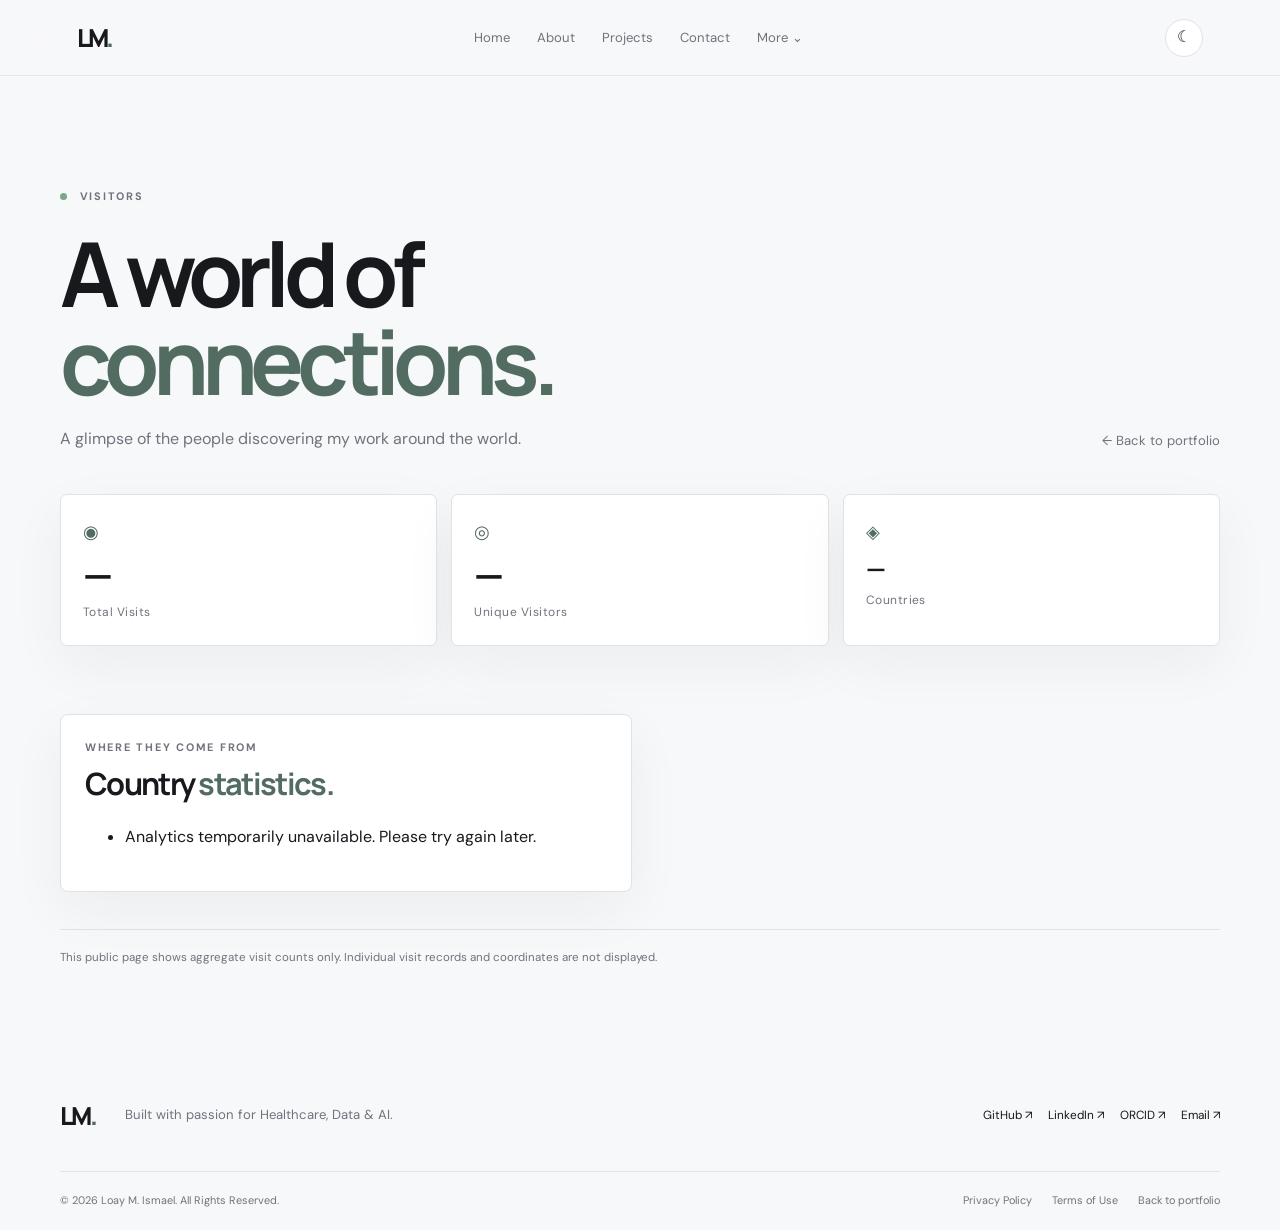
<file: visitors.html>
<!doctype html>
<html lang="en" data-theme="light">
<head>
<meta charset="utf-8"><meta name="viewport" content="width=device-width,initial-scale=1">
<meta name="theme-color" content="#f7f8fa">
<meta name="description" content="Explore visitor activity and worldwide connections on Loay M. Ismael's portfolio.">
<link rel="canonical" href="https://loaymismael.github.io/visitors.html">
<title>Visitors | Loay M. Ismael</title>
<link rel="icon" href="assets/favicon.png" type="image/png"><link rel="stylesheet" href="styles.css">

</head>
<body class="visitors-page">
<a class="skip-link" href="#main">Skip to content</a>
<header class="site-header">
<a class="wordmark" href="index.html" aria-label="Loay M. Ismael home">LM<span>.</span></a>
<button class="menu-toggle" id="menuToggle" aria-label="Open navigation" aria-expanded="false">☰</button>
<nav id="mainNav" aria-label="Main navigation">
<a href="index.html#home">Home</a><a href="index.html#about">About</a><a href="index.html#projects">Projects</a><a href="index.html#contact">Contact</a>
<div class="nav-more"><button id="moreToggle" aria-expanded="false">More <span aria-hidden="true">⌄</span></button><div class="more-menu" id="moreMenu"><a href="index.html#education">Education</a><a href="index.html#skills">Skills</a><a href="news.html">News & Updates</a><a href="note.html">A Note to Remember</a><a href="visitors.html" aria-current="page">Visitors</a></div></div>
</nav>
<button class="theme-toggle" id="themeToggle" aria-label="Toggle color theme" title="Toggle theme">☾</button>
</header>
<main id="main" class="visitors-main">
<section class="visitors-hero section-wrap">
<p class="eyebrow"><span class="status-dot"></span> VISITORS</p>
<div class="visitors-title-row"><div><h1>A world of<br><span>connections.</span></h1><p class="visitors-intro">A glimpse of the people discovering my work around the world.</p></div><a class="text-link" href="index.html">← Back to portfolio</a></div>
<div class="visitor-stats">
<article class="visitor-stat"><span class="stat-icon">◉</span><strong data-total-visits>—</strong><span>Total Visits</span></article>
<article class="visitor-stat"><span class="stat-icon">◎</span><strong data-unique-visitors>—</strong><span>Unique Visitors</span></article>
<article class="visitor-stat"><span class="stat-icon">◈</span><strong data-country-count>—</strong><span>Countries</span></article>
</div>
</section>
<section class="section-wrap visitor-details-grid">
<article class="visitor-data-card"><div class="visitor-section-heading"><div><p class="eyebrow">WHERE THEY COME FROM</p><h2>Country <span>statistics.</span></h2></div></div><ul class="visitor-list" data-country-list><li>Country statistics will appear when analytics are active.</li></ul></article>

</section>
<section class="section-wrap visitor-footnote"><p>This public page shows aggregate visit counts only. Individual visit records and coordinates are not displayed.</p></section>
</main>
<footer class="site-footer"><div class="footer-top"><a class="wordmark" href="index.html">LM<span>.</span></a><p>Built with passion for Healthcare, Data & AI.</p><div class="footer-socials"><a href="https://github.com/loaymismael" target="_blank" rel="noreferrer">GitHub ↗</a><a href="https://www.linkedin.com/in/loaymismael/" target="_blank" rel="noreferrer">LinkedIn ↗</a><a href="https://orcid.org/0009-0000-9387-5831" target="_blank" rel="noreferrer">ORCID ↗</a><a href="mailto:loaymohamed165@gmail.com">Email ↗</a></div></div><div class="footer-bottom"><span>© <span id="year"></span> Loay M. Ismael. All Rights Reserved.</span><div><a href="privacy.html">Privacy Policy</a><a href="terms.html">Terms of Use</a><a href="index.html">Back to portfolio</a></div></div></footer>
<script src="script.js"></script>

<script src="analytics.js"></script>
<script src="visitors.js?v=20261102-4"></script>
</body></html>
</file>
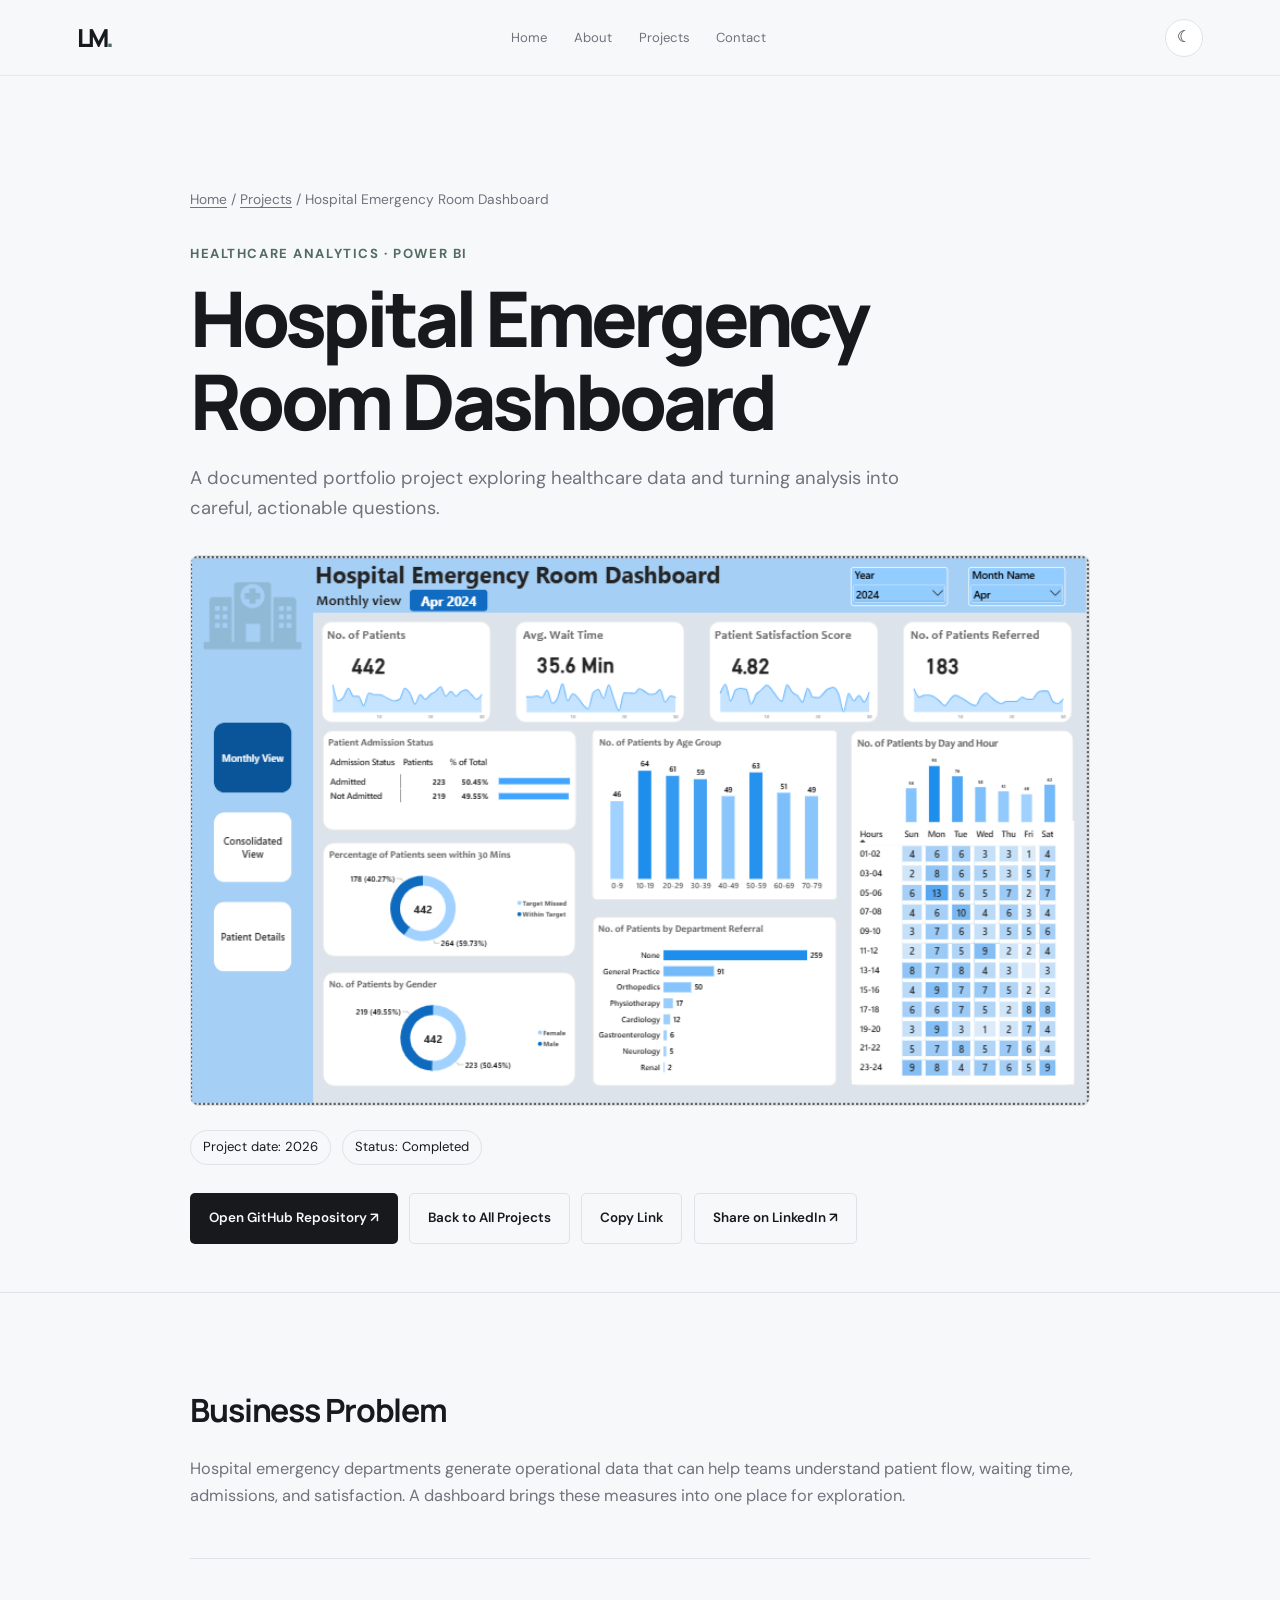
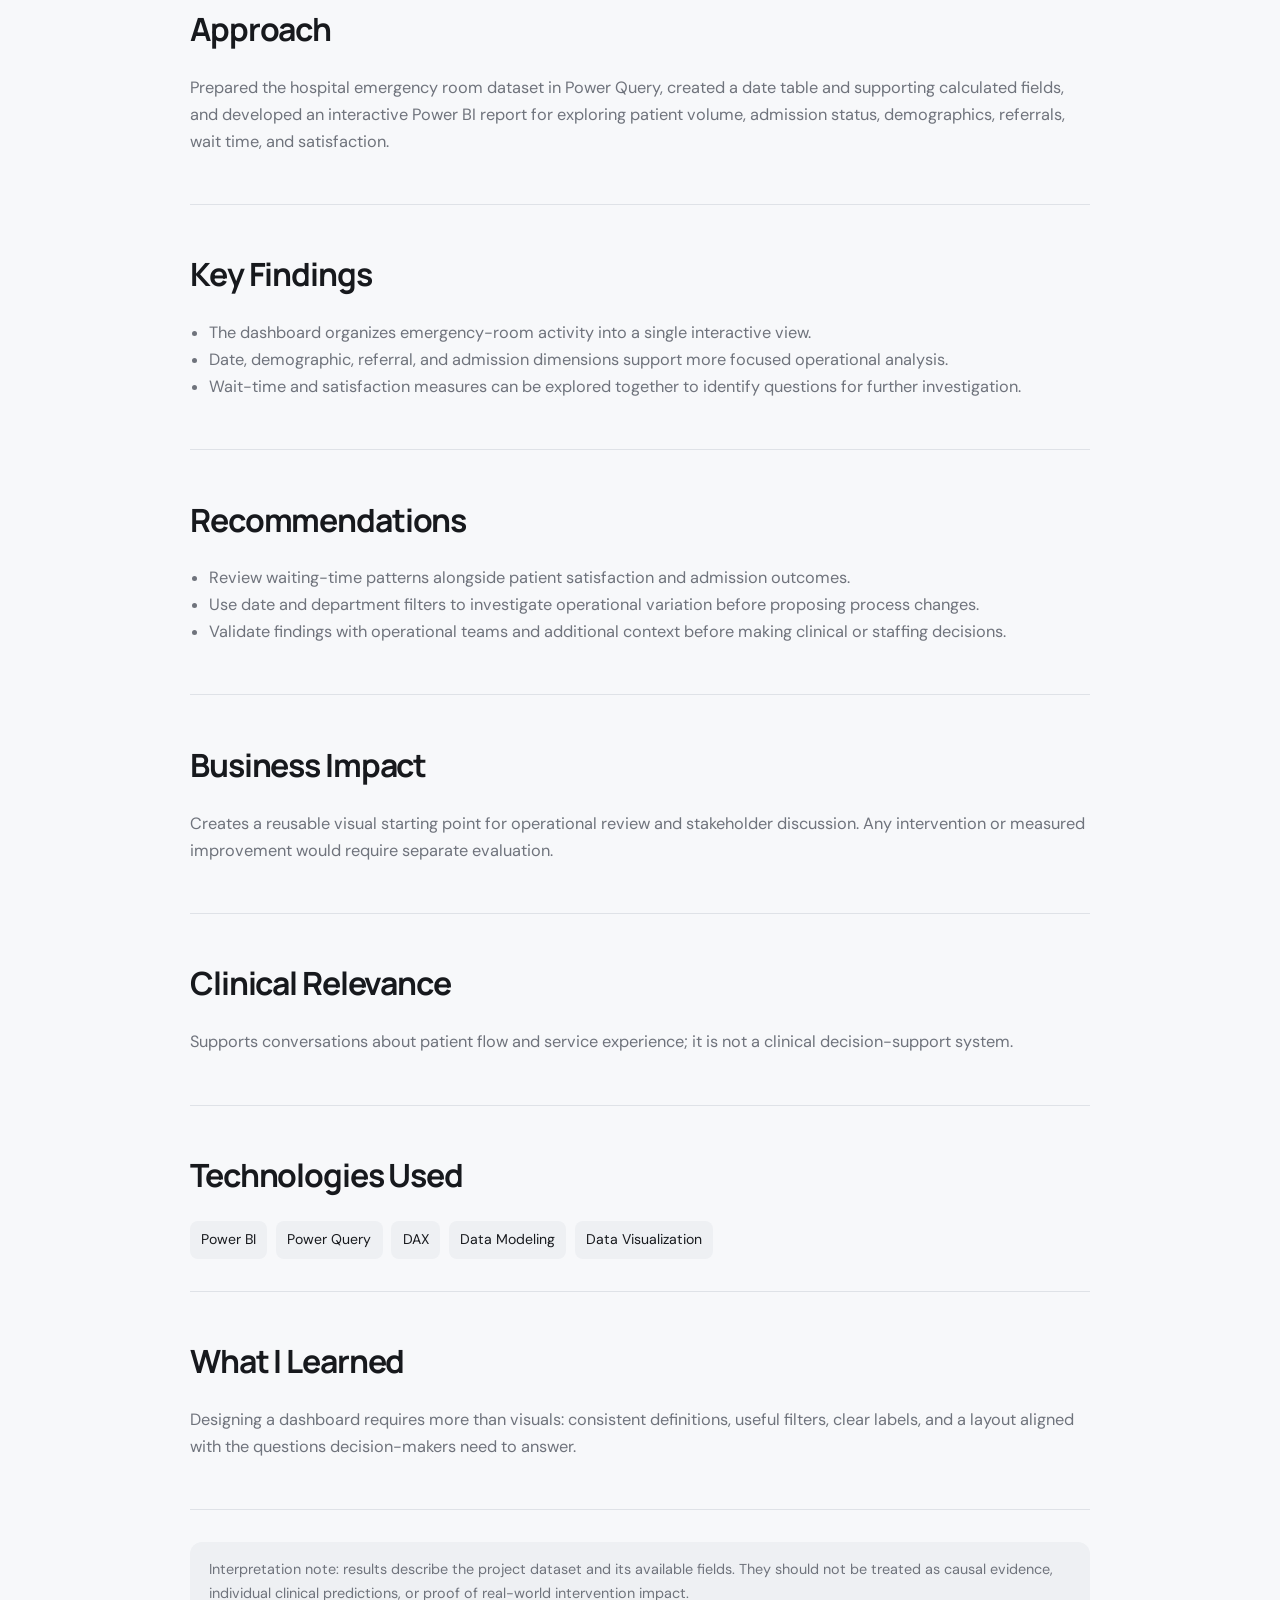
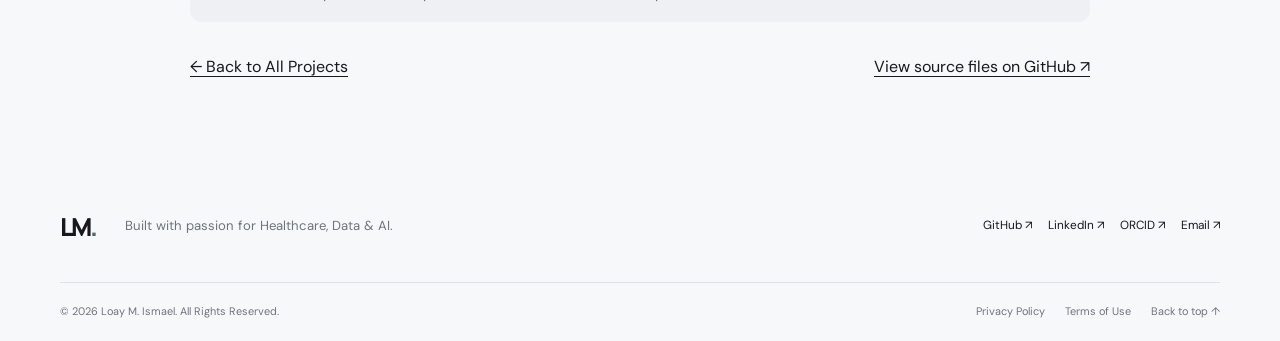
<file: projects/hospital-emergency-room-dashboard.html>
<!doctype html>
<html lang="en" data-theme="light">
<head>
<meta charset="utf-8"><meta name="viewport" content="width=device-width,initial-scale=1">
<meta name="description" content="Hospital Emergency Room Dashboard — healthcare data portfolio project by Loay M. Ismael.">
<link rel="canonical" href="https://loaymismael.github.io/projects/hospital-emergency-room-dashboard.html">
<meta property="og:title" content="Hospital Emergency Room Dashboard | Loay M. Ismael"><meta property="og:description" content="Healthcare Analytics · Power BI. Transforming Healthcare Data into Meaningful Insights."><meta property="og:type" content="article">
<meta name="twitter:card" content="summary_large_image">
<meta name="twitter:title" content="Hospital Emergency Room Dashboard | Loay M. Ismael">
<meta name="twitter:description" content="Hospital Emergency Room Dashboard — healthcare data portfolio project by Loay M. Ismael.">
<title>Hospital Emergency Room Dashboard | Loay M. Ismael</title><link rel="stylesheet" href="../styles.css">
<style>
.detail-hero{padding:clamp(4rem,9vw,7rem) 0 3rem;border-bottom:1px solid var(--line)}.detail-wrap{width:min(900px,calc(100% - 40px));margin:auto}.crumbs{font-size:.86rem;color:var(--muted);margin-bottom:2rem}.crumbs a{text-decoration:underline;text-underline-offset:3px}.detail-kicker{font-size:.82rem;letter-spacing:.12em;text-transform:uppercase;color:var(--accent);font-weight:700}.detail-hero h1{font:800 clamp(2.4rem,6vw,4.8rem)/1.08 Manrope,sans-serif;letter-spacing:-.055em;max-width:850px;margin:.7rem 0 1.2rem}.detail-lead{font-size:1.15rem;max-width:740px;color:var(--muted)}.detail-meta{display:flex;gap:.7rem;flex-wrap:wrap;margin:1.5rem 0}.pill{border:1px solid var(--line);border-radius:999px;padding:.35rem .75rem;font-size:.82rem}.detail-actions{display:flex;gap:.7rem;flex-wrap:wrap;margin-top:1.8rem}.detail-body{padding:3rem 0 5rem}.detail-section{padding:1.5rem 0 2rem;border-bottom:1px solid var(--line)}.detail-section h2{font:700 clamp(1.5rem,3vw,2rem)/1.2 Manrope,sans-serif;letter-spacing:-.035em}.detail-section p,.detail-section li{color:var(--muted);font-size:1.02rem}.detail-section ul{padding-left:1.2rem}.tag-list{display:flex;gap:.55rem;flex-wrap:wrap}.tag-list span{background:var(--surface-2);border-radius:8px;padding:.45rem .7rem;font-size:.88rem}.notice{padding:1rem 1.2rem;background:var(--surface-2);border-radius:12px;color:var(--muted);font-size:.9rem;margin-top:2rem}.detail-bottom{display:flex;justify-content:space-between;gap:1rem;flex-wrap:wrap;padding-top:2rem}.detail-bottom a{text-decoration:underline;text-underline-offset:4px}

.detail-visual{margin:2rem 0 0;overflow:hidden;border:1px solid var(--line);border-radius:8px;background:var(--surface-2)}.detail-visual img{display:block;width:100%;height:auto;max-height:560px;object-fit:contain}
</style>
<script type="application/ld+json">
{
  "@context": "https://schema.org",
  "@type": "CreativeWork",
  "name": "Hospital Emergency Room Dashboard",
  "description": "A healthcare analytics portfolio project exploring hospital emergency room data using Power BI.",
  "url": "https://loaymismael.github.io/projects/hospital-emergency-room-dashboard.html",
  "author": {
    "@type": "Person",
    "name": "Loay M. Ismael",
    "url": "https://loaymismael.github.io/"
  },
  "dateCreated": "2026",
  "genre": "Healthcare Analytics",
  "keywords": ["Healthcare Analytics", "Power BI"]
}
</script>
</head><body>
<a class="skip-link" href="#main">Skip to content</a>
<header class="site-header"><a class="wordmark" href="../index.html#home" aria-label="Loay M. Ismael home">LM<span>.</span></a><nav aria-label="Main navigation"><a href="../index.html#home">Home</a><a href="../index.html#about">About</a><a href="../index.html#projects">Projects</a><a href="../index.html#contact">Contact</a></nav><button class="theme-toggle" id="themeToggle" aria-label="Switch theme">☾</button></header>
<main id="main"><section class="detail-hero"><div class="detail-wrap"><div class="crumbs"><a href="../index.html">Home</a> / <a href="../index.html#projects">Projects</a> / Hospital Emergency Room Dashboard</div><p class="detail-kicker">Healthcare Analytics · Power BI</p><h1>Hospital Emergency Room Dashboard</h1><p class="detail-lead">A documented portfolio project exploring healthcare data and turning analysis into careful, actionable questions.</p><figure class="detail-visual"><img src="../images/hospital-er-dashboard.png" alt="Hospital Emergency Room Dashboard project preview" loading="lazy"></figure><div class="detail-meta"><span class="pill">Project date: 2026</span><span class="pill">Status: Completed</span></div><div class="detail-actions"><a class="button button-primary" href="https://github.com/loaymismael/hospital-emergency-room-dashboard" target="_blank" rel="noreferrer">Open GitHub Repository ↗</a><a class="button button-quiet" href="../index.html#projects">Back to All Projects</a><button class="button button-quiet" id="copyLink">Copy Link</button><button class="button button-quiet" id="shareLinkedIn">Share on LinkedIn ↗</button></div></div></section>
<div class="detail-wrap detail-body">
<section class="detail-section"><h2>Business Problem</h2><p>Hospital emergency departments generate operational data that can help teams understand patient flow, waiting time, admissions, and satisfaction. A dashboard brings these measures into one place for exploration.</p></section>
<section class="detail-section"><h2>Approach</h2><p>Prepared the hospital emergency room dataset in Power Query, created a date table and supporting calculated fields, and developed an interactive Power BI report for exploring patient volume, admission status, demographics, referrals, wait time, and satisfaction.</p></section>
<section class="detail-section"><h2>Key Findings</h2><ul><li>The dashboard organizes emergency-room activity into a single interactive view.</li><li>Date, demographic, referral, and admission dimensions support more focused operational analysis.</li><li>Wait-time and satisfaction measures can be explored together to identify questions for further investigation.</li></ul></section>
<section class="detail-section"><h2>Recommendations</h2><ul><li>Review waiting-time patterns alongside patient satisfaction and admission outcomes.</li><li>Use date and department filters to investigate operational variation before proposing process changes.</li><li>Validate findings with operational teams and additional context before making clinical or staffing decisions.</li></ul></section>
<section class="detail-section"><h2>Business Impact</h2><p>Creates a reusable visual starting point for operational review and stakeholder discussion. Any intervention or measured improvement would require separate evaluation.</p></section>
<section class="detail-section"><h2>Clinical Relevance</h2><p>Supports conversations about patient flow and service experience; it is not a clinical decision-support system.</p></section>
<section class="detail-section"><h2>Technologies Used</h2><div class="tag-list"><span>Power BI</span><span>Power Query</span><span>DAX</span><span>Data Modeling</span><span>Data Visualization</span></div></section>
<section class="detail-section"><h2>What I Learned</h2><p>Designing a dashboard requires more than visuals: consistent definitions, useful filters, clear labels, and a layout aligned with the questions decision-makers need to answer.</p></section>
<div class="notice">Interpretation note: results describe the project dataset and its available fields. They should not be treated as causal evidence, individual clinical predictions, or proof of real-world intervention impact.</div>
<div class="detail-bottom"><a href="../index.html#projects">← Back to All Projects</a><a href="https://github.com/loaymismael/hospital-emergency-room-dashboard" target="_blank" rel="noreferrer">View source files on GitHub ↗</a></div>
</div></main>
<footer class="site-footer"><div class="footer-top"><a class="wordmark" href="../index.html#home">LM<span>.</span></a><p>Built with passion for Healthcare, Data & AI.</p><div class="footer-socials"><a href="https://github.com/loaymismael" target="_blank" rel="noreferrer">GitHub ↗</a><a href="https://www.linkedin.com/in/loaymismael/" target="_blank" rel="noreferrer">LinkedIn ↗</a><a href="https://orcid.org/0009-0000-9387-5831" target="_blank" rel="noreferrer">ORCID ↗</a><a href="mailto:loaymohamed165@gmail.com">Email ↗</a></div></div><div class="footer-bottom"><span>© <span id="year"></span> Loay M. Ismael. All Rights Reserved.</span><div><a href="../privacy.html">Privacy Policy</a><a href="../terms.html">Terms of Use</a><a href="../index.html#home">Back to top ↑</a></div></div></footer>
<div class="toast" id="toast" role="status" aria-live="polite"></div><script src="../script.js"></script>
<script>
document.getElementById('copyLink').addEventListener('click',async()=>{try{await navigator.clipboard.writeText(location.href);showToast('Link copied to clipboard.')}catch{showToast('Copy is unavailable in this browser.')}});
document.getElementById('shareLinkedIn').addEventListener('click',()=>window.open('https://www.linkedin.com/sharing/share-offsite/?url='+encodeURIComponent(location.href),'_blank','noopener,noreferrer'));
</script><script src="../analytics.js"></script></body></html>
</file>
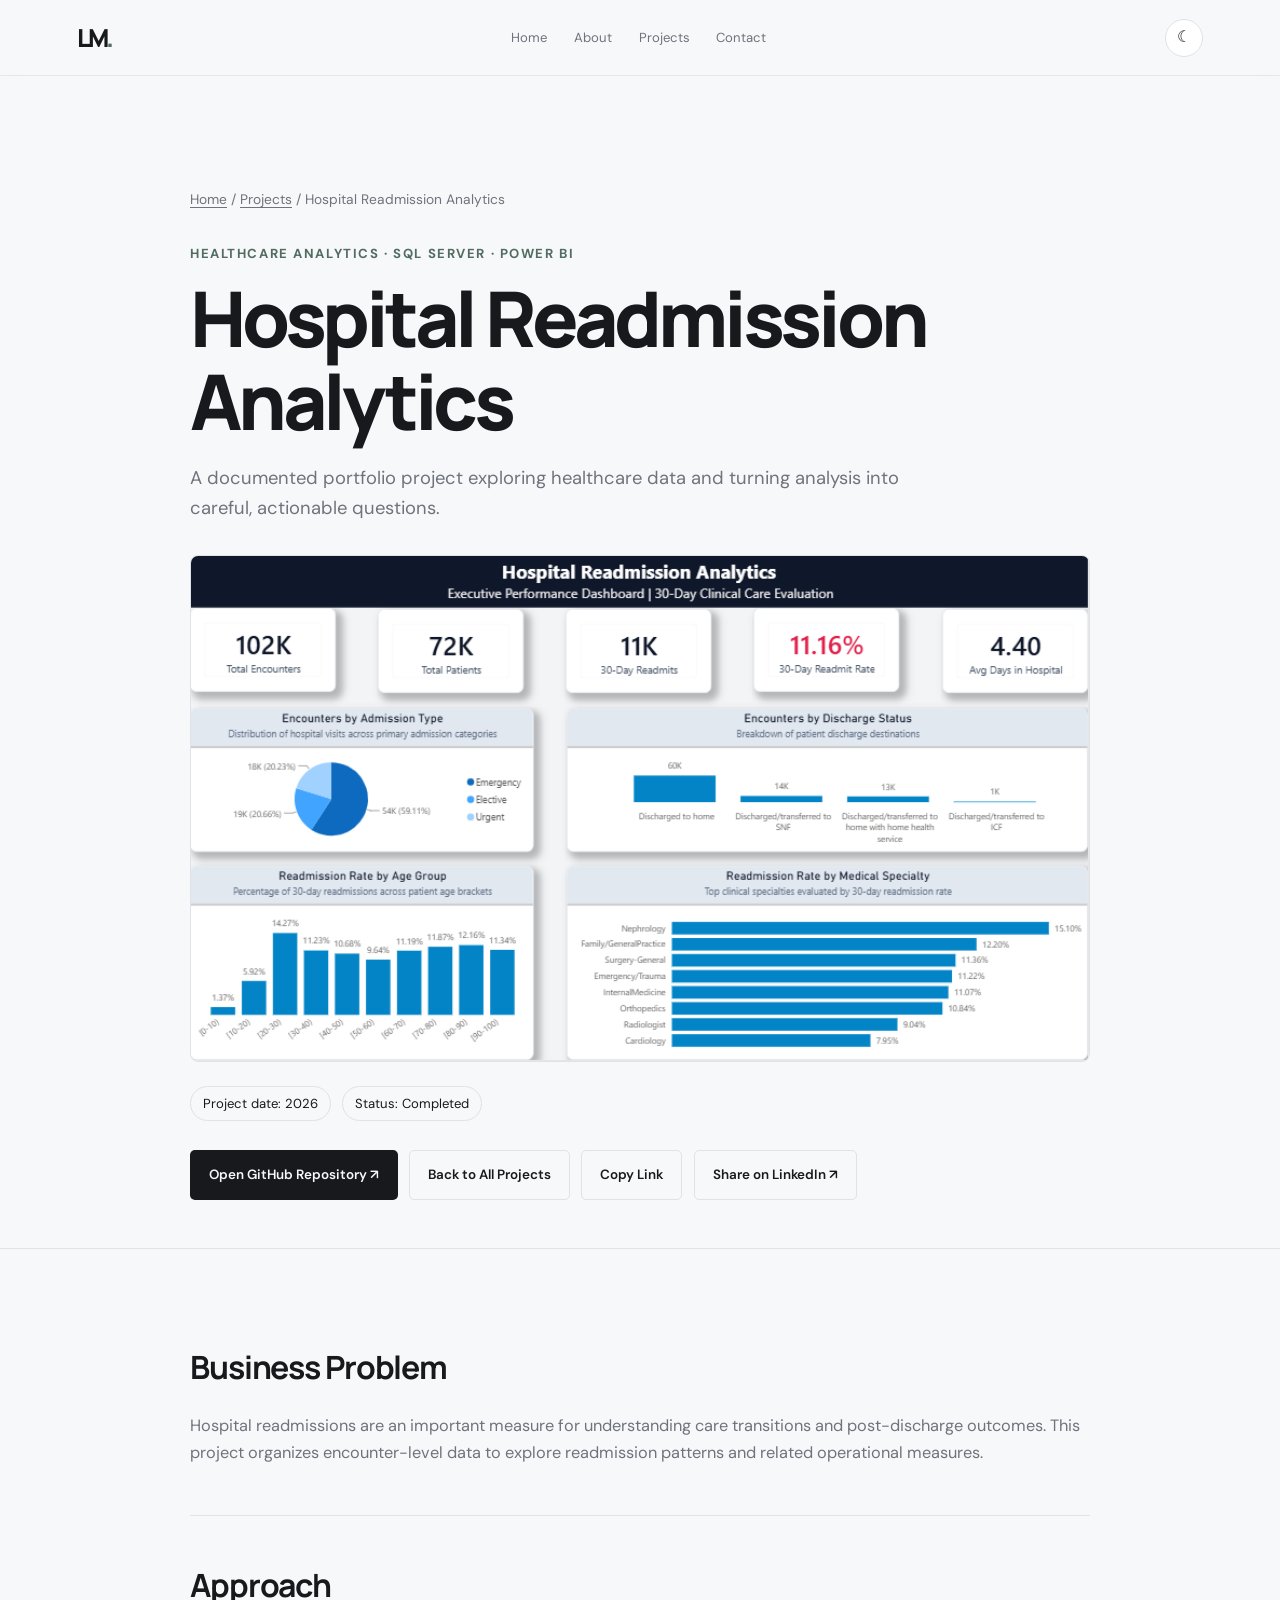
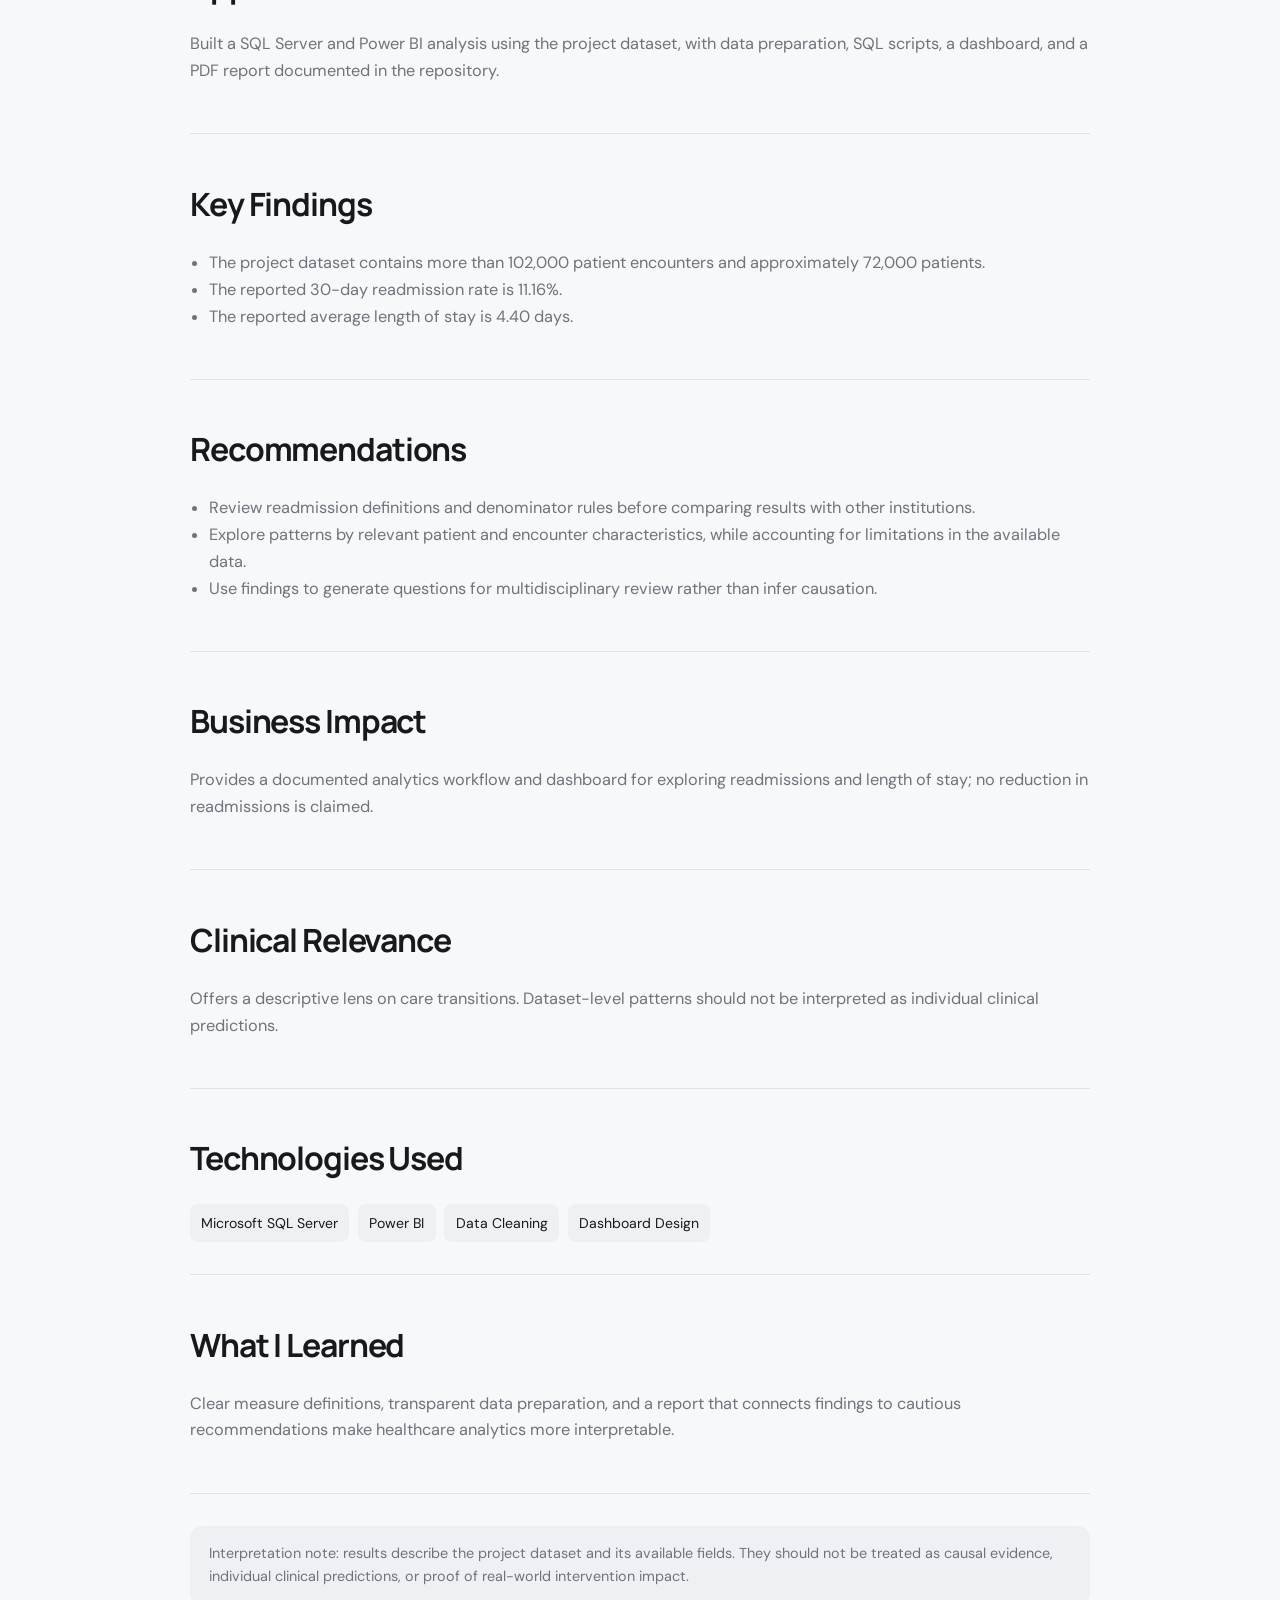
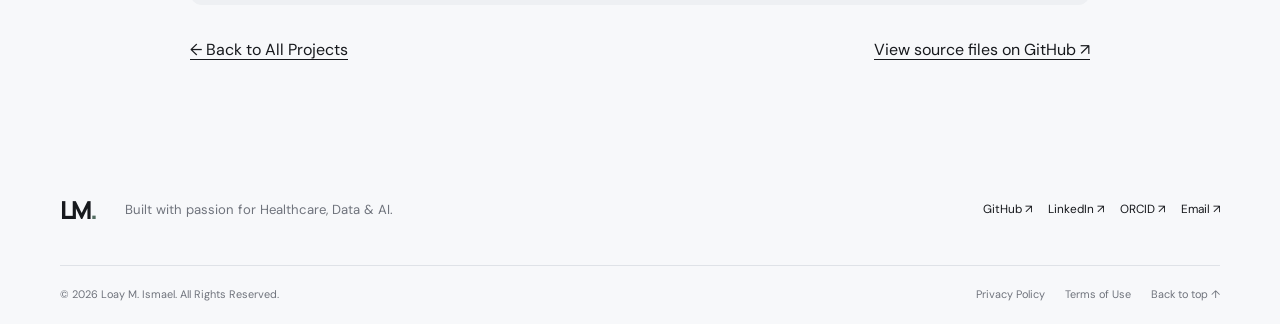
<file: projects/hospital-readmission-analytics.html>
<!doctype html>
<html lang="en" data-theme="light">
<head>
<meta charset="utf-8"><meta name="viewport" content="width=device-width,initial-scale=1">
<meta name="description" content="Hospital Readmission Analytics — healthcare data portfolio project by Loay M. Ismael.">
<link rel="canonical" href="https://loaymismael.github.io/projects/hospital-readmission-analytics.html">
<meta property="og:title" content="Hospital Readmission Analytics | Loay M. Ismael"><meta property="og:description" content="Healthcare Analytics · SQL Server · Power BI. Transforming Healthcare Data into Meaningful Insights."><meta property="og:type" content="article">
<meta name="twitter:card" content="summary_large_image">
<meta name="twitter:title" content="Hospital Readmission Analytics | Loay M. Ismael">
<meta name="twitter:description" content="Hospital Readmission Analytics — healthcare data portfolio project by Loay M. Ismael.">
<title>Hospital Readmission Analytics | Loay M. Ismael</title><link rel="stylesheet" href="../styles.css">
<style>
.detail-hero{padding:clamp(4rem,9vw,7rem) 0 3rem;border-bottom:1px solid var(--line)}.detail-wrap{width:min(900px,calc(100% - 40px));margin:auto}.crumbs{font-size:.86rem;color:var(--muted);margin-bottom:2rem}.crumbs a{text-decoration:underline;text-underline-offset:3px}.detail-kicker{font-size:.82rem;letter-spacing:.12em;text-transform:uppercase;color:var(--accent);font-weight:700}.detail-hero h1{font:800 clamp(2.4rem,6vw,4.8rem)/1.08 Manrope,sans-serif;letter-spacing:-.055em;max-width:850px;margin:.7rem 0 1.2rem}.detail-lead{font-size:1.15rem;max-width:740px;color:var(--muted)}.detail-meta{display:flex;gap:.7rem;flex-wrap:wrap;margin:1.5rem 0}.pill{border:1px solid var(--line);border-radius:999px;padding:.35rem .75rem;font-size:.82rem}.detail-actions{display:flex;gap:.7rem;flex-wrap:wrap;margin-top:1.8rem}.detail-body{padding:3rem 0 5rem}.detail-section{padding:1.5rem 0 2rem;border-bottom:1px solid var(--line)}.detail-section h2{font:700 clamp(1.5rem,3vw,2rem)/1.2 Manrope,sans-serif;letter-spacing:-.035em}.detail-section p,.detail-section li{color:var(--muted);font-size:1.02rem}.detail-section ul{padding-left:1.2rem}.tag-list{display:flex;gap:.55rem;flex-wrap:wrap}.tag-list span{background:var(--surface-2);border-radius:8px;padding:.45rem .7rem;font-size:.88rem}.notice{padding:1rem 1.2rem;background:var(--surface-2);border-radius:12px;color:var(--muted);font-size:.9rem;margin-top:2rem}.detail-bottom{display:flex;justify-content:space-between;gap:1rem;flex-wrap:wrap;padding-top:2rem}.detail-bottom a{text-decoration:underline;text-underline-offset:4px}

.detail-visual{margin:2rem 0 0;overflow:hidden;border:1px solid var(--line);border-radius:8px;background:var(--surface-2)}.detail-visual img{display:block;width:100%;height:auto;max-height:560px;object-fit:contain}
</style>
<script type="application/ld+json">
{
  "@context": "https://schema.org",
  "@type": "CreativeWork",
  "name": "Hospital Readmission Analytics",
  "description": "A healthcare analytics portfolio project exploring hospital readmissions using SQL Server and Power BI.",
  "url": "https://loaymismael.github.io/projects/hospital-readmission-analytics.html",
  "author": {
    "@type": "Person",
    "name": "Loay M. Ismael",
    "url": "https://loaymismael.github.io/"
  },
  "dateCreated": "2026",
  "genre": "Healthcare Analytics",
  "keywords": ["Healthcare Analytics", "SQL Server", "Power BI"]
}
</script>
</head><body>
<a class="skip-link" href="#main">Skip to content</a>
<header class="site-header"><a class="wordmark" href="../index.html#home" aria-label="Loay M. Ismael home">LM<span>.</span></a><nav aria-label="Main navigation"><a href="../index.html#home">Home</a><a href="../index.html#about">About</a><a href="../index.html#projects">Projects</a><a href="../index.html#contact">Contact</a></nav><button class="theme-toggle" id="themeToggle" aria-label="Switch theme">☾</button></header>
<main id="main"><section class="detail-hero"><div class="detail-wrap"><div class="crumbs"><a href="../index.html">Home</a> / <a href="../index.html#projects">Projects</a> / Hospital Readmission Analytics</div><p class="detail-kicker">Healthcare Analytics · SQL Server · Power BI</p><h1>Hospital Readmission Analytics</h1><p class="detail-lead">A documented portfolio project exploring healthcare data and turning analysis into careful, actionable questions.</p><figure class="detail-visual"><img src="../images/hospital-readmission-analytics.png" alt="Hospital Readmission Analytics project preview" loading="lazy"></figure><div class="detail-meta"><span class="pill">Project date: 2026</span><span class="pill">Status: Completed</span></div><div class="detail-actions"><a class="button button-primary" href="https://github.com/loaymismael/Hospitals_Readmission_Analytics" target="_blank" rel="noreferrer">Open GitHub Repository ↗</a><a class="button button-quiet" href="../index.html#projects">Back to All Projects</a><button class="button button-quiet" id="copyLink">Copy Link</button><button class="button button-quiet" id="shareLinkedIn">Share on LinkedIn ↗</button></div></div></section>
<div class="detail-wrap detail-body">
<section class="detail-section"><h2>Business Problem</h2><p>Hospital readmissions are an important measure for understanding care transitions and post-discharge outcomes. This project organizes encounter-level data to explore readmission patterns and related operational measures.</p></section>
<section class="detail-section"><h2>Approach</h2><p>Built a SQL Server and Power BI analysis using the project dataset, with data preparation, SQL scripts, a dashboard, and a PDF report documented in the repository.</p></section>
<section class="detail-section"><h2>Key Findings</h2><ul><li>The project dataset contains more than 102,000 patient encounters and approximately 72,000 patients.</li><li>The reported 30-day readmission rate is 11.16%.</li><li>The reported average length of stay is 4.40 days.</li></ul></section>
<section class="detail-section"><h2>Recommendations</h2><ul><li>Review readmission definitions and denominator rules before comparing results with other institutions.</li><li>Explore patterns by relevant patient and encounter characteristics, while accounting for limitations in the available data.</li><li>Use findings to generate questions for multidisciplinary review rather than infer causation.</li></ul></section>
<section class="detail-section"><h2>Business Impact</h2><p>Provides a documented analytics workflow and dashboard for exploring readmissions and length of stay; no reduction in readmissions is claimed.</p></section>
<section class="detail-section"><h2>Clinical Relevance</h2><p>Offers a descriptive lens on care transitions. Dataset-level patterns should not be interpreted as individual clinical predictions.</p></section>
<section class="detail-section"><h2>Technologies Used</h2><div class="tag-list"><span>Microsoft SQL Server</span><span>Power BI</span><span>Data Cleaning</span><span>Dashboard Design</span></div></section>
<section class="detail-section"><h2>What I Learned</h2><p>Clear measure definitions, transparent data preparation, and a report that connects findings to cautious recommendations make healthcare analytics more interpretable.</p></section>
<div class="notice">Interpretation note: results describe the project dataset and its available fields. They should not be treated as causal evidence, individual clinical predictions, or proof of real-world intervention impact.</div>
<div class="detail-bottom"><a href="../index.html#projects">← Back to All Projects</a><a href="https://github.com/loaymismael/Hospitals_Readmission_Analytics" target="_blank" rel="noreferrer">View source files on GitHub ↗</a></div>
</div></main>
<footer class="site-footer"><div class="footer-top"><a class="wordmark" href="../index.html#home">LM<span>.</span></a><p>Built with passion for Healthcare, Data & AI.</p><div class="footer-socials"><a href="https://github.com/loaymismael" target="_blank" rel="noreferrer">GitHub ↗</a><a href="https://www.linkedin.com/in/loaymismael/" target="_blank" rel="noreferrer">LinkedIn ↗</a><a href="https://orcid.org/0009-0000-9387-5831" target="_blank" rel="noreferrer">ORCID ↗</a><a href="mailto:loaymohamed165@gmail.com">Email ↗</a></div></div><div class="footer-bottom"><span>© <span id="year"></span> Loay M. Ismael. All Rights Reserved.</span><div><a href="../privacy.html">Privacy Policy</a><a href="../terms.html">Terms of Use</a><a href="../index.html#home">Back to top ↑</a></div></div></footer>
<div class="toast" id="toast" role="status" aria-live="polite"></div><script src="../script.js"></script>
<script>
document.getElementById('copyLink').addEventListener('click',async()=>{try{await navigator.clipboard.writeText(location.href);showToast('Link copied to clipboard.')}catch{showToast('Copy is unavailable in this browser.')}});
document.getElementById('shareLinkedIn').addEventListener('click',()=>window.open('https://www.linkedin.com/sharing/share-offsite/?url='+encodeURIComponent(location.href),'_blank','noopener,noreferrer'));
</script><script src="../analytics.js"></script></body></html>
</file>
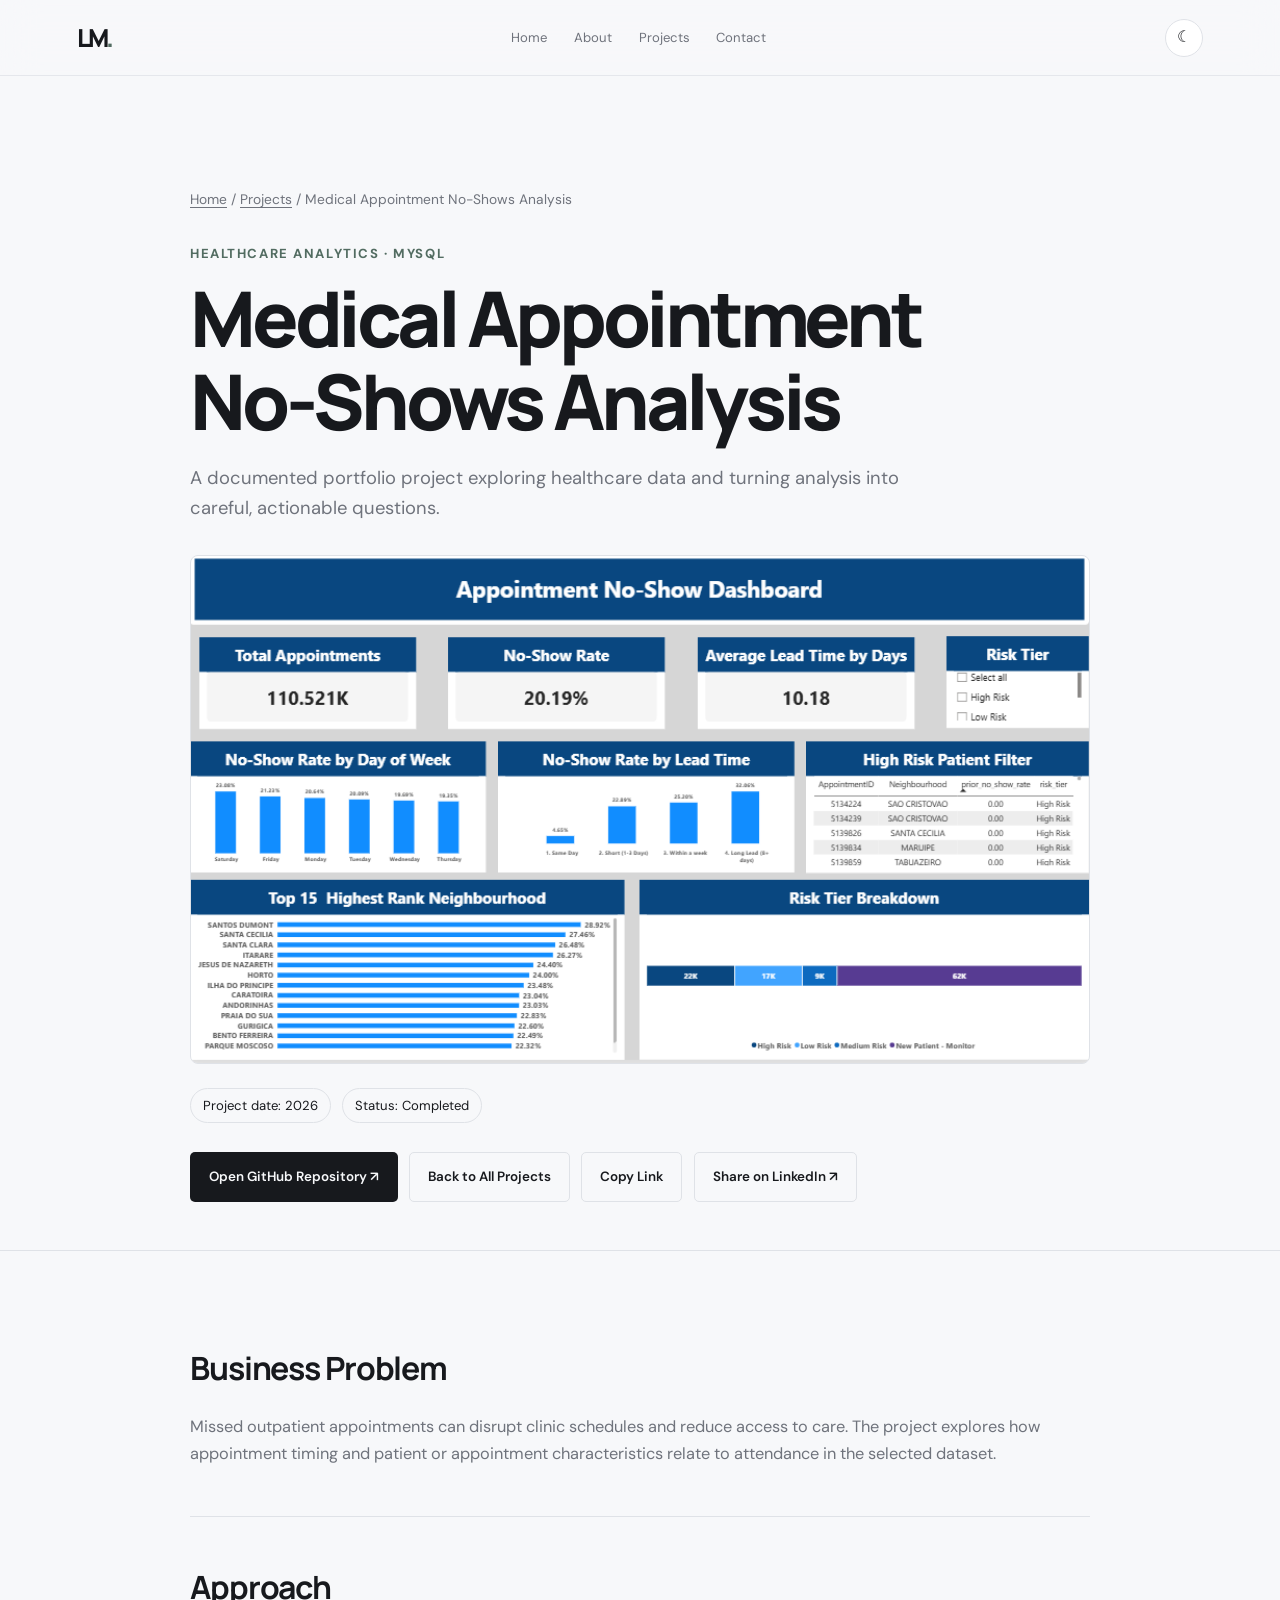
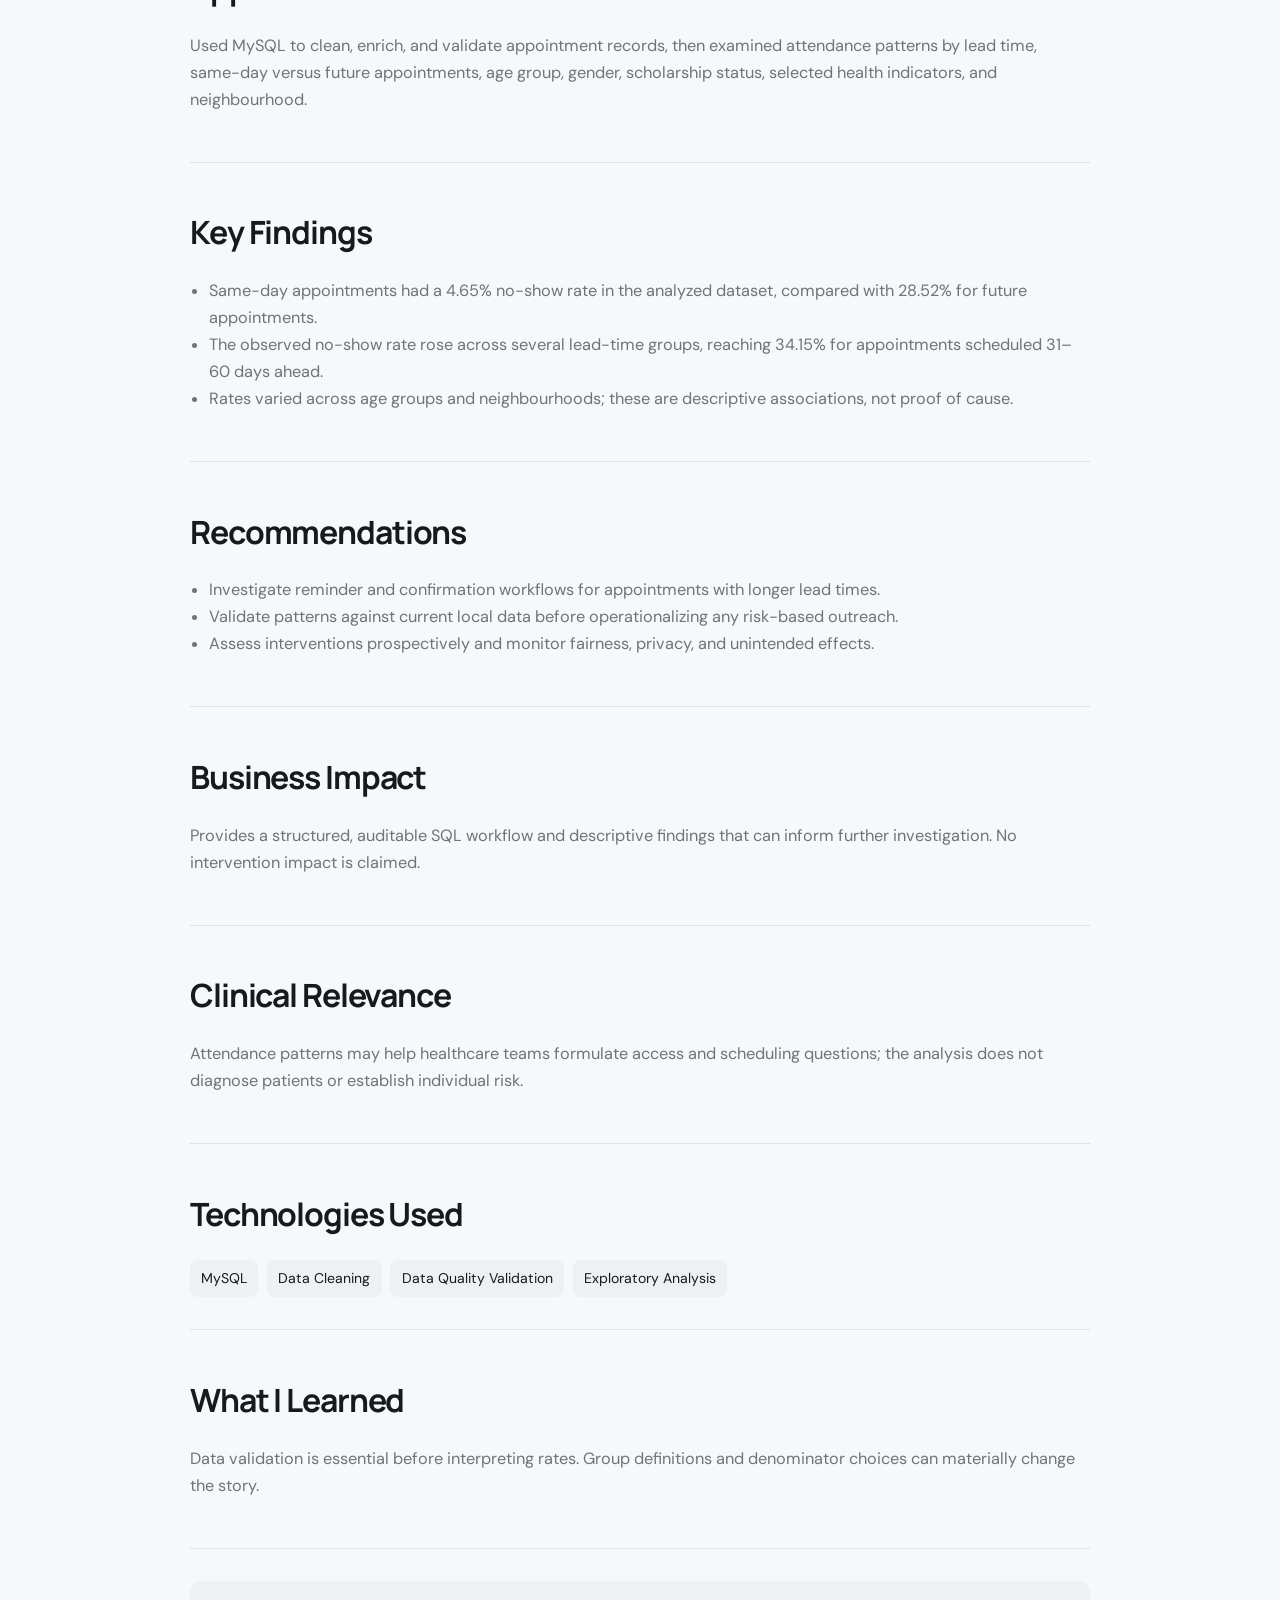
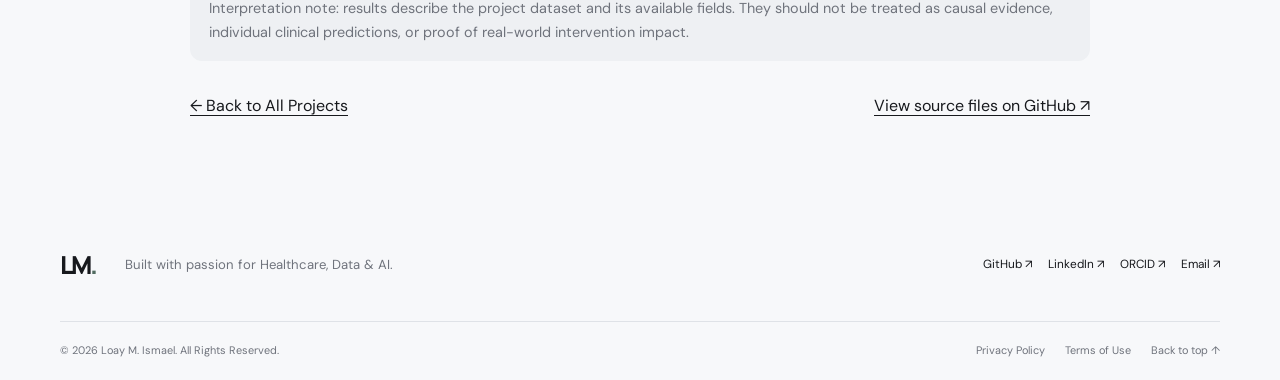
<file: projects/medical-appointment-no-shows.html>
<!doctype html>
<html lang="en" data-theme="light">
<head>
<meta charset="utf-8"><meta name="viewport" content="width=device-width,initial-scale=1">
<meta name="description" content="Medical Appointment No-Shows Analysis — healthcare data portfolio project by Loay M. Ismael.">
<link rel="canonical" href="https://loaymismael.github.io/projects/medical-appointment-no-shows.html">
<meta property="og:title" content="Medical Appointment No-Shows Analysis | Loay M. Ismael"><meta property="og:description" content="Healthcare Analytics · MySQL. Transforming Healthcare Data into Meaningful Insights."><meta property="og:type" content="article">
<meta name="twitter:card" content="summary_large_image">
<meta name="twitter:title" content="Medical Appointment No-Shows Analysis | Loay M. Ismael">
<meta name="twitter:description" content="Medical Appointment No-Shows Analysis — healthcare data portfolio project by Loay M. Ismael.">
<title>Medical Appointment No-Shows Analysis | Loay M. Ismael</title><link rel="stylesheet" href="../styles.css">
<style>
.detail-hero{padding:clamp(4rem,9vw,7rem) 0 3rem;border-bottom:1px solid var(--line)}.detail-wrap{width:min(900px,calc(100% - 40px));margin:auto}.crumbs{font-size:.86rem;color:var(--muted);margin-bottom:2rem}.crumbs a{text-decoration:underline;text-underline-offset:3px}.detail-kicker{font-size:.82rem;letter-spacing:.12em;text-transform:uppercase;color:var(--accent);font-weight:700}.detail-hero h1{font:800 clamp(2.4rem,6vw,4.8rem)/1.08 Manrope,sans-serif;letter-spacing:-.055em;max-width:850px;margin:.7rem 0 1.2rem}.detail-lead{font-size:1.15rem;max-width:740px;color:var(--muted)}.detail-meta{display:flex;gap:.7rem;flex-wrap:wrap;margin:1.5rem 0}.pill{border:1px solid var(--line);border-radius:999px;padding:.35rem .75rem;font-size:.82rem}.detail-actions{display:flex;gap:.7rem;flex-wrap:wrap;margin-top:1.8rem}.detail-body{padding:3rem 0 5rem}.detail-section{padding:1.5rem 0 2rem;border-bottom:1px solid var(--line)}.detail-section h2{font:700 clamp(1.5rem,3vw,2rem)/1.2 Manrope,sans-serif;letter-spacing:-.035em}.detail-section p,.detail-section li{color:var(--muted);font-size:1.02rem}.detail-section ul{padding-left:1.2rem}.tag-list{display:flex;gap:.55rem;flex-wrap:wrap}.tag-list span{background:var(--surface-2);border-radius:8px;padding:.45rem .7rem;font-size:.88rem}.notice{padding:1rem 1.2rem;background:var(--surface-2);border-radius:12px;color:var(--muted);font-size:.9rem;margin-top:2rem}.detail-bottom{display:flex;justify-content:space-between;gap:1rem;flex-wrap:wrap;padding-top:2rem}.detail-bottom a{text-decoration:underline;text-underline-offset:4px}

.detail-visual{margin:2rem 0 0;overflow:hidden;border:1px solid var(--line);border-radius:8px;background:var(--surface-2)}.detail-visual img{display:block;width:100%;height:auto;max-height:560px;object-fit:contain}
</style>
<script type="application/ld+json">
{
  "@context": "https://schema.org",
  "@type": "CreativeWork",
  "name": "Medical Appointment No-Shows Analysis",
  "description": "A healthcare analytics portfolio project exploring medical appointment no-shows using MySQL.",
  "url": "https://loaymismael.github.io/projects/medical-appointment-no-shows.html",
  "author": {
    "@type": "Person",
    "name": "Loay M. Ismael",
    "url": "https://loaymismael.github.io/"
  },
  "dateCreated": "2026",
  "genre": "Healthcare Analytics",
  "keywords": ["Healthcare Analytics", "MySQL"]
}
</script>
</head><body>
<a class="skip-link" href="#main">Skip to content</a>
<header class="site-header"><a class="wordmark" href="../index.html#home" aria-label="Loay M. Ismael home">LM<span>.</span></a><nav aria-label="Main navigation"><a href="../index.html#home">Home</a><a href="../index.html#about">About</a><a href="../index.html#projects">Projects</a><a href="../index.html#contact">Contact</a></nav><button class="theme-toggle" id="themeToggle" aria-label="Switch theme">☾</button></header>
<main id="main"><section class="detail-hero"><div class="detail-wrap"><div class="crumbs"><a href="../index.html">Home</a> / <a href="../index.html#projects">Projects</a> / Medical Appointment No-Shows Analysis</div><p class="detail-kicker">Healthcare Analytics · MySQL</p><h1>Medical Appointment No-Shows Analysis</h1><p class="detail-lead">A documented portfolio project exploring healthcare data and turning analysis into careful, actionable questions.</p><figure class="detail-visual"><img src="../images/medical-appointment-no-shows.png" alt="Medical Appointment No-Shows analysis project preview" loading="lazy"></figure><div class="detail-meta"><span class="pill">Project date: 2026</span><span class="pill">Status: Completed</span></div><div class="detail-actions"><a class="button button-primary" href="https://github.com/loaymismael/medical-appointment-no-shows-analysis" target="_blank" rel="noreferrer">Open GitHub Repository ↗</a><a class="button button-quiet" href="../index.html#projects">Back to All Projects</a><button class="button button-quiet" id="copyLink">Copy Link</button><button class="button button-quiet" id="shareLinkedIn">Share on LinkedIn ↗</button></div></div></section>
<div class="detail-wrap detail-body">
<section class="detail-section"><h2>Business Problem</h2><p>Missed outpatient appointments can disrupt clinic schedules and reduce access to care. The project explores how appointment timing and patient or appointment characteristics relate to attendance in the selected dataset.</p></section>
<section class="detail-section"><h2>Approach</h2><p>Used MySQL to clean, enrich, and validate appointment records, then examined attendance patterns by lead time, same-day versus future appointments, age group, gender, scholarship status, selected health indicators, and neighbourhood.</p></section>
<section class="detail-section"><h2>Key Findings</h2><ul><li>Same-day appointments had a 4.65% no-show rate in the analyzed dataset, compared with 28.52% for future appointments.</li><li>The observed no-show rate rose across several lead-time groups, reaching 34.15% for appointments scheduled 31–60 days ahead.</li><li>Rates varied across age groups and neighbourhoods; these are descriptive associations, not proof of cause.</li></ul></section>
<section class="detail-section"><h2>Recommendations</h2><ul><li>Investigate reminder and confirmation workflows for appointments with longer lead times.</li><li>Validate patterns against current local data before operationalizing any risk-based outreach.</li><li>Assess interventions prospectively and monitor fairness, privacy, and unintended effects.</li></ul></section>
<section class="detail-section"><h2>Business Impact</h2><p>Provides a structured, auditable SQL workflow and descriptive findings that can inform further investigation. No intervention impact is claimed.</p></section>
<section class="detail-section"><h2>Clinical Relevance</h2><p>Attendance patterns may help healthcare teams formulate access and scheduling questions; the analysis does not diagnose patients or establish individual risk.</p></section>
<section class="detail-section"><h2>Technologies Used</h2><div class="tag-list"><span>MySQL</span><span>Data Cleaning</span><span>Data Quality Validation</span><span>Exploratory Analysis</span></div></section>
<section class="detail-section"><h2>What I Learned</h2><p>Data validation is essential before interpreting rates. Group definitions and denominator choices can materially change the story.</p></section>
<div class="notice">Interpretation note: results describe the project dataset and its available fields. They should not be treated as causal evidence, individual clinical predictions, or proof of real-world intervention impact.</div>
<div class="detail-bottom"><a href="../index.html#projects">← Back to All Projects</a><a href="https://github.com/loaymismael/medical-appointment-no-shows-analysis" target="_blank" rel="noreferrer">View source files on GitHub ↗</a></div>
</div></main>
<footer class="site-footer"><div class="footer-top"><a class="wordmark" href="../index.html#home">LM<span>.</span></a><p>Built with passion for Healthcare, Data & AI.</p><div class="footer-socials"><a href="https://github.com/loaymismael" target="_blank" rel="noreferrer">GitHub ↗</a><a href="https://www.linkedin.com/in/loaymismael/" target="_blank" rel="noreferrer">LinkedIn ↗</a><a href="https://orcid.org/0009-0000-9387-5831" target="_blank" rel="noreferrer">ORCID ↗</a><a href="mailto:loaymohamed165@gmail.com">Email ↗</a></div></div><div class="footer-bottom"><span>© <span id="year"></span> Loay M. Ismael. All Rights Reserved.</span><div><a href="../privacy.html">Privacy Policy</a><a href="../terms.html">Terms of Use</a><a href="../index.html#home">Back to top ↑</a></div></div></footer>
<div class="toast" id="toast" role="status" aria-live="polite"></div><script src="../script.js"></script>
<script>
document.getElementById('copyLink').addEventListener('click',async()=>{try{await navigator.clipboard.writeText(location.href);showToast('Link copied to clipboard.')}catch{showToast('Copy is unavailable in this browser.')}});
document.getElementById('shareLinkedIn').addEventListener('click',()=>window.open('https://www.linkedin.com/sharing/share-offsite/?url='+encodeURIComponent(location.href),'_blank','noopener,noreferrer'));
</script><script src="../analytics.js"></script></body></html>
</file>
<file: styles.css>
@import url('https://fonts.googleapis.com/css2?family=DM+Sans:wght@400;500;600;700&family=Manrope:wght@400;500;600;700;800&display=swap');
:root{color-scheme:light;--bg:#f7f8fa;--surface:#fff;--surface-2:#eef0f3;--text:#17191d;--muted:#6f737c;--line:#dfe2e7;--accent:#526c61;--accent-2:#dfe9e3;--ink-invert:#fff;--shadow:0 18px 55px #19251b0d;--header:rgba(247,248,250,.88)}
html[data-theme="dark"]{color-scheme:dark;--bg:#141715;--surface:#1c211e;--surface-2:#242b26;--text:#f2f4f1;--muted:#a4ada6;--line:#353d37;--accent:#a8c6b3;--accent-2:#293a30;--ink-invert:#141715;--shadow:0 18px 55px #0003;--header:rgba(20,23,21,.88)}
*{box-sizing:border-box}html{scroll-behavior:smooth;scroll-padding-top:92px}body{margin:0;background:var(--bg);color:var(--text);font-family:"DM Sans",sans-serif;line-height:1.65;transition:background .25s,color .25s}a{color:inherit;text-decoration:none}button,input,textarea{font:inherit}button{color:inherit}.skip-link{position:absolute;top:-50px;left:16px;background:var(--surface);padding:10px;z-index:100}.skip-link:focus{top:10px}.site-header{height:76px;position:sticky;top:0;z-index:20;display:flex;align-items:center;justify-content:space-between;padding:0 clamp(22px,6vw,94px);background:var(--header);backdrop-filter:blur(18px);border-bottom:1px solid color-mix(in srgb,var(--line) 70%,transparent)}.wordmark{font:800 1.55rem Manrope,sans-serif;letter-spacing:-.09em}.wordmark span,.hero h1 span,.section h2 span,.section-topline h2 span,.hero h1 span,.closing-cta h2 span{color:var(--accent)}nav{display:flex;align-items:center;gap:clamp(14px,2.1vw,32px);font-size:.82rem;color:var(--muted)}nav>a,nav button{transition:color .2s}nav>a:hover,nav button:hover{color:var(--text)}nav button{border:0;background:none;cursor:pointer;padding:8px 0}.nav-more{position:relative}.more-menu{display:none;position:absolute;right:0;top:38px;min-width:185px;padding:9px;background:var(--surface);border:1px solid var(--line);border-radius:12px;box-shadow:var(--shadow)}.more-menu.open{display:grid}.more-menu a{padding:8px 10px;border-radius:7px}.more-menu a:hover{background:var(--surface-2)}.theme-toggle,.menu-toggle{border:1px solid var(--line);border-radius:50%;width:38px;height:38px;background:var(--surface);cursor:pointer}.menu-toggle{display:none}.section-wrap{width:min(1160px,calc(100% - 48px));margin-inline:auto}.hero{min-height:calc(100vh - 76px);position:relative;display:grid;grid-template-columns:1.05fr .95fr;align-items:center;gap:7%;padding-top:70px;padding-bottom:105px}.hero-copy{padding:22px 0 0}.eyebrow{font-size:.68rem;font-weight:700;letter-spacing:.16em;color:var(--muted);margin:0 0 23px}.status-dot{display:inline-block;width:7px;height:7px;background:#79a88b;border-radius:50%;margin-right:8px}.hero h1{font:800 clamp(3.8rem,7.5vw,7.2rem)/.99 Manrope,sans-serif;letter-spacing:-.085em;margin:0 0 23px}.hero-role{font-weight:600;font-size:clamp(.95rem,1.4vw,1.12rem);margin:0 0 8px}.role-divider{color:var(--accent);padding:0 5px}.hero-tagline{font:600 clamp(1.08rem,1.7vw,1.4rem) Manrope,sans-serif;letter-spacing:-.035em;margin:0 0 16px}.hero-intro{max-width:510px;color:var(--muted);font-size:.98rem}.hero-actions{display:flex;align-items:center;gap:12px;flex-wrap:wrap;margin-top:29px}.button{display:inline-flex;align-items:center;justify-content:center;gap:20px;border:1px solid transparent;border-radius:5px;padding:13px 18px;font-size:.84rem;font-weight:600;cursor:pointer;transition:transform .2s,background .2s}.button:hover{transform:translateY(-2px)}.button-primary{background:var(--text);color:var(--bg)}.button-primary:hover{background:var(--accent);color:white}.button-quiet{border-color:var(--line);background:transparent}.text-link{font-size:.82rem;color:var(--muted);margin-left:5px}.text-link:hover{color:var(--text)}.social-row{display:flex;gap:24px;margin-top:35px;font-size:.77rem;color:var(--muted)}.social-row a:hover,.footer-socials a:hover{color:var(--accent)}.hero-visual{position:relative;max-width:480px;width:100%;justify-self:end}.portrait-placeholder{aspect-ratio:4/5;border-radius:46% 46% 8px 8px;background:linear-gradient(155deg,#e4e8e4,#cdd7d0 65%,#a9b8ae);position:relative;overflow:hidden;display:flex;flex-direction:column;justify-content:flex-end;padding:28px;color:#24352b}.portrait-placeholder:before{content:"";position:absolute;width:58%;aspect-ratio:1;border-radius:50%;background:#b7c4ba;top:10%;left:22%;box-shadow:0 0 0 28px #d8dfd8aa}.portrait-placeholder:after{content:"";position:absolute;width:82%;height:54%;border-radius:48% 48% 0 0;background:#879b8c;left:9%;bottom:-12%;box-shadow:inset 0 0 0 20px #91a396}.portrait-initials{position:absolute;top:38%;left:50%;transform:translate(-50%,-50%);font:800 clamp(3rem,6vw,5.5rem) Manrope,sans-serif;letter-spacing:-.1em;color:#fff;z-index:1}.portrait-initials span{color:#d7e2d9}.portrait-placeholder p{z-index:2;position:relative;font:600 1rem Manrope,sans-serif;line-height:1.45;margin:0}.floating-note{position:absolute;left:-45px;bottom:15%;display:flex;align-items:center;gap:12px;background:var(--surface);padding:15px 18px;border:1px solid var(--line);box-shadow:var(--shadow);border-radius:7px;font-size:.75rem;line-height:1.5}.note-icon{font-size:1.6rem;color:var(--accent)}.hero-index{position:absolute;right:0;top:12px;font-size:.65rem;letter-spacing:.13em;color:var(--muted)}.hero-bottom{position:absolute;bottom:28px;left:0;right:0;display:flex;justify-content:space-between;font-size:.63rem;letter-spacing:.14em;color:var(--muted)}.intro-strip{background:var(--accent-2);padding:34px max(24px,calc((100% - 1160px)/2));display:flex;justify-content:space-between;align-items:center;gap:40px}.intro-strip p:first-child{font:700 clamp(1.25rem,2.3vw,2rem)/1.3 Manrope,sans-serif;letter-spacing:-.04em;margin:0}.intro-strip p:first-child span{color:var(--accent)}.intro-strip-small{max-width:380px;font-size:.87rem;color:var(--muted)}.section{padding-top:115px;padding-bottom:115px}.section-heading{display:grid;grid-template-columns:.8fr 1.2fr;gap:30px;align-items:start}.section-heading .eyebrow{margin-top:14px}.section h2,.section-topline h2,.closing-cta h2{font:700 clamp(2.4rem,5vw,4.6rem)/1.08 Manrope,sans-serif;letter-spacing:-.075em;margin:0}.about-content{margin-left:40%;padding-top:25px}.large-copy{font-size:clamp(1.1rem,1.7vw,1.4rem);line-height:1.85;letter-spacing:-.02em}.about-foot{display:flex;gap:24px;flex-wrap:wrap;margin-top:35px;padding-top:18px;border-top:1px solid var(--line);font-size:.66rem;letter-spacing:.1em;color:var(--muted)}.projects-section,.experience-section,.news-section,.visitors-section{background:var(--surface-2)}.section-topline{display:flex;justify-content:space-between;align-items:end;gap:30px;margin-bottom:45px}.section-topline .eyebrow{margin-bottom:18px}.section-aside{max-width:310px;color:var(--muted);font-size:.9rem;margin:0 0 7px}.filter-row{display:flex;gap:8px;flex-wrap:wrap;margin-bottom:28px}.filter-chip{padding:8px 14px;border:1px solid var(--line);background:transparent;border-radius:99px;font-size:.75rem;color:var(--muted);cursor:pointer}.filter-chip.active,.filter-chip:hover{background:var(--text);border-color:var(--text);color:var(--bg)}.project-grid{display:grid;grid-template-columns:repeat(3,minmax(0,1fr));gap:23px}.project-card{min-width:0}.project-art{aspect-ratio:1.12/1;position:relative;overflow:hidden;display:block;border-radius:5px;background:#dce4df;color:#22352a;padding:22px;transition:filter .25s}.project-art:hover{filter:saturate(1.08)}.art-label{font-size:.62rem;letter-spacing:.12em;font-weight:700;position:relative;z-index:2}.art-number{position:absolute;bottom:15px;right:18px;font:700 1rem Manrope,sans-serif;opacity:.65}.er-art{background:linear-gradient(140deg,#d9e5dd,#b5c9bb)}.mini-dashboard{position:absolute;left:13%;right:13%;top:27%;bottom:14%;background:#f6f8f6;border-radius:5px;display:flex;box-shadow:0 16px 35px #253a2b1c;transform:rotate(-3deg);overflow:hidden}.mini-side{width:16%;background:#435f4f}.mini-content{flex:1;padding:12px}.mini-bars{height:58%;display:flex;align-items:end;gap:5%;border-bottom:1px solid #d9e1da}.mini-bars i{display:block;width:12%;background:#8aaa94;border-radius:2px 2px 0 0}.mini-bars i:nth-child(1){height:38%}.mini-bars i:nth-child(2){height:64%}.mini-bars i:nth-child(3){height:48%}.mini-bars i:nth-child(4){height:82%}.mini-bars i:nth-child(5){height:59%}.mini-bars i:nth-child(6){height:91%}.mini-charts{display:flex;gap:8px;padding-top:10px}.mini-charts b{height:20px;flex:1;background:#e2ebe4;border-radius:3px}.noshow-art{background:linear-gradient(145deg,#eee4d7,#d7c6ae)}.no-show-stat{position:absolute;top:34%;left:12%;right:12%;display:flex;flex-direction:column}.no-show-stat strong{font:700 clamp(3.2rem,5vw,5.5rem)/1 Manrope,sans-serif;letter-spacing:-.09em;color:#715b40}.no-show-stat strong span{font-size:.48em}.no-show-stat small{font-size:.62rem;letter-spacing:.12em;line-height:1.6;margin-top:9px}.chart-line{position:absolute;left:10%;right:10%;height:34%;bottom:13%;border-bottom:1px solid #ad9476;background:linear-gradient(160deg,transparent 44%,#ad9476 44.4%,#ad9476 45%,transparent 45.4%);opacity:.8}.readmit-art{background:linear-gradient(145deg,#d9e2ed,#b7c8db);color:#293b54}.readmit-stat{position:absolute;top:32%;left:12%;right:12%;display:flex;flex-direction:column}.readmit-stat>span{font-size:.58rem;letter-spacing:.12em}.readmit-stat strong{font:700 clamp(2.7rem,4vw,4.8rem)/1.2 Manrope,sans-serif;letter-spacing:-.08em}.readmit-stat strong small{font-size:.48em}.readmit-stat>small{font-size:.6rem;letter-spacing:.08em;margin-top:13px}.readmit-track{height:5px;background:#ffffff90;margin-top:12px}.readmit-track i{display:block;width:42%;height:100%;background:#516f91}.project-meta{display:flex;justify-content:space-between;gap:10px;margin-top:20px;font-size:.61rem;letter-spacing:.08em;color:var(--muted)}.project-card h3{font:700 1.18rem/1.35 Manrope,sans-serif;letter-spacing:-.04em;margin:12px 0}.project-card>p{font-size:.86rem;color:var(--muted);min-height:70px;margin:0 0 17px}.tag-row{display:flex;gap:7px;flex-wrap:wrap}.tag-row span{font-size:.68rem;padding:5px 9px;border:1px solid var(--line);border-radius:3px;color:var(--muted)}.card-link{display:flex;justify-content:space-between;border-top:1px solid var(--line);margin-top:22px;padding-top:13px;font-size:.81rem;font-weight:600}.card-link:hover{color:var(--accent)}.section-footnote{font-size:.75rem;color:var(--muted);margin-top:30px}.service-list{border-top:1px solid var(--line)}.service-list>div{display:grid;grid-template-columns:55px 1.1fr 1fr 25px;gap:20px;align-items:center;padding:23px 0;border-bottom:1px solid var(--line)}.service-list>div>span:first-child{font-size:.72rem;color:var(--muted)}.service-list h3{font:600 1.05rem Manrope,sans-serif;margin:0}.service-list p{font-size:.82rem;color:var(--muted);margin:0}.service-arrow{color:var(--accent)}.two-col-section{display:grid;grid-template-columns:.8fr 1.2fr;gap:10%;align-items:start}.two-col-section .section-aside{margin-top:24px}.timeline{border-top:1px solid var(--line)}.timeline-item{display:grid;grid-template-columns:120px 1fr;gap:25px;padding:28px 0;border-bottom:1px solid var(--line)}.timeline-date{font-size:.74rem;color:var(--muted)}.timeline-item h3,.education-card h3{font:700 1.2rem Manrope,sans-serif;margin:0 0 5px}.timeline-place,.education-card>div>p{font-size:.84rem;color:var(--muted);margin:0 0 12px}.timeline-item div>p:not(.timeline-place){font-size:.88rem;color:var(--muted)}.status-pill{display:inline-block;font-size:.65rem;padding:4px 8px;border:1px solid var(--line);border-radius:3px;color:var(--muted)}.education-card{display:grid;grid-template-columns:150px 1fr 80px;gap:25px;align-items:start;border-top:1px solid var(--line);border-bottom:1px solid var(--line);padding:28px 0}.education-year{font-size:.76rem;color:var(--muted)}.education-detail{margin-top:17px!important}.education-mark{font:800 2rem Manrope,sans-serif;letter-spacing:-.08em;color:var(--accent);text-align:right}.learning-panel{background:var(--accent-2);padding:23px;border-radius:5px;margin-bottom:22px}.learning-panel .eyebrow{margin-bottom:13px}.skills-grid{display:grid;grid-template-columns:repeat(3,1fr);border-top:1px solid var(--line);border-left:1px solid var(--line)}.skills-grid article{padding:25px;border-right:1px solid var(--line);border-bottom:1px solid var(--line);min-height:155px}.skill-icon{display:inline-flex;align-items:center;justify-content:center;min-width:30px;height:30px;padding:0 6px;background:var(--surface-2);border-radius:5px;font-size:.68rem;font-weight:700;color:var(--accent)}.skills-grid h3{font:700 .98rem Manrope,sans-serif;margin:14px 0 7px}.skills-grid p{font-size:.8rem;color:var(--muted);margin:0}.coming-card{display:flex;align-items:center;gap:20px;padding:26px;border:1px solid var(--line);border-radius:5px;background:var(--surface)}.coming-symbol{width:42px;height:42px;display:grid;place-items:center;border-radius:50%;background:var(--accent-2);color:var(--accent);font-size:1.3rem;flex-shrink:0}.coming-card h3{font:700 1rem Manrope,sans-serif;margin:0 0 5px}.coming-card p{font-size:.83rem;color:var(--muted);margin:0}.coming-label{margin-left:auto;font-size:.61rem;letter-spacing:.1em;color:var(--muted);white-space:nowrap}.note-section{display:grid;grid-template-columns:.35fr 1fr;gap:40px}.note-mark{font:800 9rem/.8 Georgia,serif;color:var(--accent)}.note-quote{font:500 clamp(1.2rem,2vw,1.7rem)/1.7 Manrope,sans-serif;max-width:720px;letter-spacing:-.03em}.note-attribution{font-size:.73rem;font-weight:700;letter-spacing:.08em;margin-top:28px}.note-attribution span{display:block;font-weight:400;color:var(--muted);margin-top:5px}.visitors-placeholder{min-height:210px;border:1px solid var(--line);background:var(--surface);display:flex;align-items:center;gap:40px;padding:35px;border-radius:5px}.map-grid{width:45%;height:140px;position:relative;background-image:linear-gradient(#d4ddd7 1px,transparent 1px),linear-gradient(90deg,#d4ddd7 1px,transparent 1px);background-size:20px 20px;clip-path:polygon(5% 30%,20% 12%,35% 22%,44% 4%,57% 25%,72% 13%,94% 36%,81% 52%,91% 75%,62% 87%,45% 72%,30% 90%,13% 65%);background-color:var(--accent-2)}.map-grid span{position:absolute;color:var(--accent);font-size:1.7rem}.map-grid span:nth-child(1){left:28%;top:23%}.map-grid span:nth-child(2){left:58%;top:38%}.map-grid span:nth-child(3){left:70%;top:67%}.map-grid span:nth-child(4){left:42%;top:60%}.map-grid span:nth-child(5){left:81%;top:26%}.visitors-placeholder h3{font:700 1.1rem Manrope,sans-serif;margin:0 0 6px}.visitors-placeholder p{color:var(--muted);font-size:.83rem;margin:0;max-width:430px}.contact-section{background:var(--accent-2)}.contact-layout{display:grid;grid-template-columns:1fr 1fr;gap:12%}.contact-layout h2{font-size:clamp(2.5rem,5vw,4.4rem)}.contact-lead{color:var(--muted);max-width:390px;margin:25px 0 35px}.direct-links{border-top:1px solid color-mix(in srgb,var(--line) 80%,transparent)}.direct-links a{display:flex;justify-content:space-between;gap:12px;padding:16px 0;border-bottom:1px solid color-mix(in srgb,var(--line) 80%,transparent);font-size:.77rem}.direct-links a span{color:var(--muted)}.direct-links a strong{font-weight:600}.contact-form{padding:30px;background:var(--surface);border:1px solid var(--line);border-radius:5px}.contact-form .eyebrow{margin-bottom:20px}.contact-form label{display:block;font-size:.76rem;font-weight:600;margin:15px 0 6px}.contact-form input,.contact-form textarea{width:100%;border:1px solid var(--line);background:var(--bg);color:var(--text);border-radius:4px;padding:12px;font-size:.85rem;outline-offset:2px}.contact-form input:focus,.contact-form textarea:focus{outline:2px solid var(--accent)}.contact-form textarea{resize:vertical}.form-note{font-size:.72rem;color:var(--muted)}.form-status{font-size:.8rem;color:var(--muted)}.closing-cta{padding:95px 0;background:var(--text);color:var(--bg)}.closing-cta .eyebrow{color:#aab3ac}.closing-cta h2 span{color:#a6c3b0}.button-light{background:#f2f5f2;color:#1b211d;margin-top:28px}.site-footer{padding:42px max(24px,calc((100% - 1160px)/2)) 20px}.footer-top{display:grid;grid-template-columns:auto 1fr auto;gap:30px;align-items:center;padding-bottom:32px;border-bottom:1px solid var(--line)}.footer-top p{font-size:.82rem;color:var(--muted)}.footer-socials{display:flex;gap:16px;flex-wrap:wrap;font-size:.74rem}.footer-bottom{display:flex;justify-content:space-between;gap:20px;align-items:center;padding-top:20px;font-size:.68rem;color:var(--muted)}.footer-bottom>div{display:flex;gap:20px;flex-wrap:wrap}.footer-bottom a:hover,.footer-bottom button:hover{color:var(--text)}.footer-bottom button{border:0;background:none;color:inherit;cursor:pointer;padding:0}.toast{position:fixed;bottom:24px;left:50%;transform:translate(-50%,20px);opacity:0;pointer-events:none;background:var(--text);color:var(--bg);padding:12px 18px;border-radius:5px;box-shadow:var(--shadow);font-size:.82rem;transition:opacity .2s,transform .2s;z-index:50}.toast.show{opacity:1;transform:translate(-50%,0)}[hidden]{display:none!important}
@media(max-width:1000px){nav{gap:13px;font-size:.75rem}.hero{gap:5%}.hero h1{font-size:clamp(3.5rem,8vw,6rem)}.project-grid{gap:15px}.project-art{padding:16px}.project-card>p{min-height:95px}.contact-layout{gap:6%}}
@media(max-width:760px){.site-header{height:66px;padding:0 20px}.menu-toggle{display:block;margin-left:auto;margin-right:10px;border-radius:5px}.theme-toggle{width:36px;height:36px}nav{display:none;position:absolute;top:65px;left:0;right:0;background:var(--surface);padding:16px 22px 22px;border-bottom:1px solid var(--line);align-items:stretch;gap:0;flex-direction:column;font-size:.9rem}nav.open{display:flex}nav>a,nav button{padding:12px 0;text-align:left}.nav-more{width:100%}.more-menu{position:static;box-shadow:none;margin:0 0 5px;border-radius:5px}.hero{grid-template-columns:1fr;min-height:auto;padding-top:60px;padding-bottom:90px;gap:45px}.hero-copy{padding-top:0}.hero h1{font-size:clamp(4.1rem,18vw,6.6rem)}.hero-visual{width:min(82%,390px);justify-self:center;margin-bottom:15px}.floating-note{left:-22px}.hero-index{right:0}.hero-bottom{bottom:25px}.intro-strip{padding:30px 24px;align-items:flex-start;flex-direction:column;gap:5px}.intro-strip-small{margin:0}.section{padding-top:78px;padding-bottom:78px}.section-wrap{width:calc(100% - 40px)}.section-heading{grid-template-columns:1fr;gap:12px}.section-heading h2{font-size:clamp(2.7rem,12vw,4rem)}.about-content{margin-left:0;padding-top:10px}.large-copy{font-size:1.06rem}.section-topline{align-items:flex-start;flex-direction:column;gap:17px;margin-bottom:30px}.section-topline h2,.section h2{font-size:clamp(2.6rem,12vw,4rem)}.section-aside{max-width:450px}.project-grid{grid-template-columns:1fr;gap:42px}.project-art{aspect-ratio:1.15/1}.project-card>p{min-height:0}.no-show-stat strong{font-size:5rem}.readmit-stat strong{font-size:4.5rem}.service-list>div{grid-template-columns:30px 1fr 20px;gap:12px;padding:20px 0}.service-list h3{font-size:.94rem}.service-list p{grid-column:2;grid-row:2}.service-arrow{grid-column:3;grid-row:1}.two-col-section{grid-template-columns:1fr;gap:30px}.timeline-item{grid-template-columns:95px 1fr;gap:15px}.education-card{grid-template-columns:1fr auto;gap:8px 15px}.education-year{grid-column:1}.education-card>div:nth-child(2){grid-column:1}.education-mark{grid-column:2;grid-row:1/3}.skills-grid{grid-template-columns:repeat(2,1fr)}.skills-grid article{padding:18px;min-height:160px}.coming-card{align-items:flex-start;flex-wrap:wrap;padding:20px;gap:14px}.coming-card>div{flex:1;min-width:180px}.coming-label{margin-left:56px}.note-section{grid-template-columns:1fr;gap:10px}.note-mark{font-size:6rem}.visitors-placeholder{flex-direction:column;align-items:flex-start;gap:20px;padding:22px}.map-grid{width:100%}.contact-layout{grid-template-columns:1fr;gap:40px}.contact-form{padding:22px}.closing-cta{padding:75px 0}.footer-top{grid-template-columns:auto 1fr;gap:12px}.footer-top p{grid-column:1/-1;grid-row:2;margin:0}.footer-socials{grid-column:1/-1;grid-row:3}.footer-bottom{align-items:flex-start;flex-direction:column}.footer-bottom>div{gap:15px}.social-row{gap:18px}}
@media(max-width:760px){.hero-actions .floating-note{margin:4px 0 0;white-space:normal;}}
@media(max-width:380px){.hero-actions{align-items:stretch;flex-direction:column}.hero-actions .button{justify-content:space-between}.text-link{margin:6px 0}.skills-grid{grid-template-columns:1fr}.skills-grid article{min-height:auto}.timeline-item{grid-template-columns:1fr;gap:8px}.footer-socials{gap:12px}.direct-links a{flex-direction:column;gap:4px}}
@media(prefers-reduced-motion:reduce){*,*::before,*::after{scroll-behavior:auto!important;transition:none!important;animation:none!important}}

/* Uploaded image presentation */
.portrait-image{display:block;width:100%;aspect-ratio:4/5;object-fit:cover;object-position:center 35%;border-radius:46% 46% 8px 8px;background:var(--surface-2)}
.project-art{padding:0;isolation:isolate}.project-art>img{position:absolute;inset:0;width:100%;height:100%;object-fit:cover;display:block;transition:transform .35s ease}.project-art:hover>img{transform:scale(1.035)}.project-art:after{content:"";position:absolute;inset:0;background:linear-gradient(180deg,rgba(0,0,0,.38),transparent 36%,transparent 65%,rgba(0,0,0,.28));pointer-events:none}.project-art .art-label,.project-art .art-number{color:#fff;text-shadow:0 1px 4px rgba(0,0,0,.5);z-index:2}
@media(prefers-reduced-motion:reduce){.project-art>img{transition:none}}

/* Keep the clinical positioning statement in the hero copy, not over the portrait. */
.hero-actions .floating-note{position:static;left:auto;bottom:auto;width:auto;max-width:250px;margin:0 0 0 4px;padding:7px 11px;gap:7px;box-shadow:none;font-size:.68rem;line-height:1.35;white-space:nowrap;}.hero-actions .floating-note .note-icon{font-size:1.1rem;}

/* News & Updates */
.news-scroll{max-height:560px;overflow-y:auto;overscroll-behavior:contain;padding:2px 12px 12px 2px;scrollbar-width:thin;scrollbar-color:var(--muted) transparent}.news-grid{display:grid;grid-template-columns:repeat(2,minmax(0,1fr));gap:16px}.news-card{position:relative;padding:25px;border:1px solid var(--line);border-radius:5px;background:var(--surface);min-height:210px;display:flex;flex-direction:column}.news-meta{display:flex;align-items:center;justify-content:space-between;flex-wrap:wrap;gap:8px 14px;margin-bottom:24px;font-size:.61rem;letter-spacing:.09em;color:var(--muted)}.news-meta span{display:inline-block;padding:5px 8px;border:1px solid var(--line);border-radius:3px;line-height:1.3}.news-card h3{font:700 1.12rem/1.35 Manrope,sans-serif;letter-spacing:-.035em;margin:0 0 10px}.news-card p{font-size:.84rem;line-height:1.75;color:var(--muted);margin:0}.news-status{align-self:flex-start;margin-top:auto;padding-top:18px;font-size:.62rem;letter-spacing:.1em;font-weight:700;color:var(--accent)}
@media(max-width:640px){.news-scroll{max-height:500px}.news-grid{grid-template-columns:1fr}.news-card{min-height:0}.news-meta{margin-bottom:18px}}


/* A Note to Remember */
.note-section{grid-template-columns:.25fr 1fr;align-items:start}
.note-content{min-width:0}
.note-story-layout{display:grid;grid-template-columns:minmax(190px,.72fr) minmax(0,1.28fr);gap:38px;align-items:start;margin-top:32px}
.note-image-button{display:block;position:relative;width:100%;padding:0;border:1px solid var(--line);border-radius:5px;overflow:hidden;background:var(--surface);cursor:zoom-in;text-align:left;box-shadow:var(--shadow)}
.note-image-button img{display:block;width:100%;max-height:390px;aspect-ratio:3/4;object-fit:contain;background:var(--surface-2);transition:transform .3s ease}
.note-image-button:hover img{transform:scale(1.025)}
.note-image-button span{display:block;padding:12px 14px;font-size:.63rem;letter-spacing:.1em;font-weight:700;color:var(--muted);border-top:1px solid var(--line)}
.note-story{font-size:.91rem;line-height:1.85;color:var(--muted)}
.note-story p{margin:0 0 16px}
.note-story blockquote{margin:18px 0;padding:15px 20px;border-left:3px solid var(--accent);background:var(--surface-2);font:600 clamp(1.2rem,2vw,1.55rem)/1.5 Manrope,sans-serif;color:var(--text);letter-spacing:-.035em}
.note-story strong{color:var(--text)}
.note-story .note-closing{margin-top:22px;font-style:italic;color:var(--text)}
.note-story .note-attribution{margin-top:24px;color:var(--text)}
.note-lightbox[hidden]{display:none!important}
.note-lightbox{position:fixed;inset:0;z-index:1000;display:flex;align-items:center;justify-content:center;padding:32px;background:rgba(12,16,13,.88);backdrop-filter:blur(5px)}
.note-lightbox img{display:block;max-width:min(92vw,900px);max-height:88vh;width:auto;height:auto;object-fit:contain;background:#fff;border-radius:3px;box-shadow:0 20px 70px rgba(0,0,0,.35)}
.note-lightbox-close{position:absolute;top:18px;right:22px;width:44px;height:44px;border:1px solid rgba(255,255,255,.5);border-radius:50%;background:rgba(0,0,0,.25);color:#fff;font-size:2rem;line-height:1;cursor:pointer}
body.note-lightbox-open{overflow:hidden}
@media(max-width:760px){.note-section{grid-template-columns:1fr}.note-story-layout{grid-template-columns:1fr;gap:24px}.note-image-button{max-width:320px;margin:0 auto}.note-image-button img{max-height:420px}.note-lightbox{padding:16px}.note-lightbox img{max-width:96vw;max-height:82vh}}
@media(prefers-reduced-motion:reduce){.note-image-button img{transition:none}}

/* Reduce the note thumbnail substantially while keeping the full-size lightbox. */
.note-story-layout{grid-template-columns:minmax(0,190px) minmax(0,1fr);gap:30px}
.note-image-button{width:100%;max-width:180px}
.note-image-button img{max-height:210px;aspect-ratio:auto}
@media(max-width:760px){
  .note-story-layout{grid-template-columns:1fr;gap:20px}
  .note-image-button{max-width:145px;margin:0 auto}
  .note-image-button img{max-height:170px}
}


/* Memorial note card: consistent framing and responsive image sizing. */
.note-card{
  margin-top:28px;
  padding:clamp(16px,2.4vw,28px);
  border:1px solid var(--line);
  border-radius:8px;
  background:var(--surface);
  box-shadow:var(--shadow);
}
.note-card .note-story-layout{
  margin-top:0;
  grid-template-columns:minmax(0,125px) minmax(0,1fr);
  gap:clamp(20px,3vw,34px);
  align-items:start;
}
.note-card .note-image-button{max-width:125px;margin:0}
.note-card .note-image-button img{width:100%;max-height:165px;aspect-ratio:auto;object-fit:contain}
.note-card .note-image-button span{padding:9px 7px;text-align:center;font-size:.55rem;letter-spacing:.06em}
.note-card .note-story{min-width:0}
@media(max-width:760px){
  .note-card{padding:16px;margin-top:22px}
  .note-card .note-story-layout{grid-template-columns:1fr;gap:18px}
  .note-card .note-image-button{max-width:112px;margin:0 auto}
  .note-card .note-image-button img{max-height:145px}
  .note-card .note-story{font-size:.88rem;line-height:1.8}
}


/* Final layout correction: keep the complete memory inside one card,
   with a genuinely small thumbnail beside the story on every screen. */
.note-card{
  display:block;
  width:100%;
  box-sizing:border-box;
  margin-top:26px;
  padding:clamp(14px,2.2vw,26px);
  border:1px solid var(--line);
  border-radius:10px;
  background:var(--surface);
  box-shadow:var(--shadow);
}
.note-card .note-story-layout{
  display:grid;
  grid-template-columns:72px minmax(0,1fr);
  gap:clamp(14px,2vw,24px);
  align-items:start;
  margin:0;
}
.note-card .note-image-button{
  width:72px;
  max-width:72px;
  margin:4px 0 0;
  border-radius:4px;
}
.note-card .note-image-button img{
  display:block;
  width:100%;
  height:auto;
  max-height:100px;
  aspect-ratio:auto;
  object-fit:contain;
}
.note-card .note-image-button span{
  padding:6px 3px;
  font-size:.48rem;
  line-height:1.35;
  letter-spacing:.02em;
  text-align:center;
}
.note-card .note-story{min-width:0;font-size:.9rem;line-height:1.8}
.note-card .note-story p{overflow-wrap:anywhere}
@media(max-width:760px){
  .note-card{margin-top:20px;padding:13px}
  .note-card .note-story-layout{grid-template-columns:58px minmax(0,1fr);gap:12px}
  .note-card .note-image-button{width:58px;max-width:58px;margin-top:3px}
  .note-card .note-image-button img{max-height:82px}
  .note-card .note-image-button span{font-size:.43rem;padding:5px 2px}
  .note-card .note-story{font-size:.84rem;line-height:1.75}
  .note-card .note-story blockquote{padding:10px 12px;margin:12px 0;font-size:1.08rem}
  .note-card .note-story .note-attribution{font-size:.68rem;line-height:1.6}
}


/* Keep the same framed memorial card on mobile and desktop. */
@media(max-width:760px){
  .note-card{
    border:1px solid var(--line)!important;
    border-radius:10px!important;
    background:var(--surface)!important;
    box-shadow:var(--shadow)!important;
    padding:13px!important;
  }
}


/* Dedicated Visitors page */
.visitors-main{padding-bottom:70px}
.visitors-hero{padding-top:clamp(64px,9vw,112px);padding-bottom:42px}
.visitors-title-row{display:flex;justify-content:space-between;align-items:end;gap:28px;margin-top:18px}
.visitors-title-row h1{font:700 clamp(3rem,7vw,6.5rem)/.98 Manrope,sans-serif;letter-spacing:-.075em;margin:0}
.visitors-title-row h1 span,.visitor-section-heading h2 span{color:var(--accent)}
.visitors-intro{max-width:510px;color:var(--muted);font-size:1rem;line-height:1.7;margin:20px 0 0}
.visitor-stats{display:grid;grid-template-columns:repeat(3,minmax(0,1fr));gap:14px;margin-top:42px}
.visitor-stat{display:flex;flex-direction:column;gap:9px;padding:22px;border:1px solid var(--line);border-radius:7px;background:var(--surface);box-shadow:var(--shadow)}
.visitor-stat .stat-icon{font-size:1.15rem;color:var(--accent)}
.visitor-stat strong{font:700 clamp(1.8rem,3vw,2.5rem)/1 Manrope,sans-serif;letter-spacing:-.05em}
.visitor-stat>span:last-child{font-size:.75rem;color:var(--muted);letter-spacing:.04em}
.visitor-map-section{padding-top:28px}
.visitor-section-heading{display:flex;align-items:end;justify-content:space-between;gap:18px;margin-bottom:20px}
.visitor-section-heading .eyebrow{margin-bottom:10px}
.visitor-section-heading h2{font:700 clamp(1.8rem,3.4vw,2.8rem)/1.08 Manrope,sans-serif;letter-spacing:-.055em;margin:0}
.visitor-live-label{font-size:.68rem;color:var(--muted);letter-spacing:.07em;text-transform:uppercase}
.visitor-live-label i{display:inline-block;width:7px;height:7px;border-radius:50%;background:var(--muted);margin-right:8px}
.visitor-map-panel{position:relative;min-height:390px;overflow:hidden;border:1px solid var(--line);border-radius:8px;background:var(--surface);box-shadow:var(--shadow);display:flex;align-items:center;justify-content:center}
.visitor-map-art{position:absolute;inset:0;opacity:.5;background-image:radial-gradient(var(--muted) .8px,transparent .8px);background-size:13px 13px;mask-image:radial-gradient(ellipse 48% 43% at 50% 48%,#000 20%,transparent 100%)}
.visitor-map-message{position:relative;z-index:1;max-width:390px;padding:28px;text-align:center}
.map-globe{display:inline-flex;align-items:center;justify-content:center;width:54px;height:54px;border:1px solid var(--line);border-radius:50%;font-size:2rem;color:var(--accent);margin-bottom:16px}
.visitor-map-message h3{font:650 1.2rem/1.35 Manrope,sans-serif;margin:0 0 9px}
.visitor-map-message p{font-size:.85rem;line-height:1.7;color:var(--muted);margin:0}
.map-caption{position:absolute;bottom:17px;left:20px;font-size:.58rem;letter-spacing:.1em;color:var(--muted)}
.map-dot{position:absolute;width:8px;height:8px;border-radius:50%;background:var(--accent);box-shadow:0 0 0 5px color-mix(in srgb,var(--accent) 15%,transparent)}
.dot-one{left:27%;top:38%}.dot-two{left:51%;top:30%}.dot-three{left:65%;top:54%}.dot-four{left:76%;top:35%}.dot-five{left:43%;top:63%}
.visitor-details-grid{display:grid;grid-template-columns:1fr 1fr;gap:16px;padding-top:26px}
.visitor-data-card{min-width:0;padding:24px;border:1px solid var(--line);border-radius:8px;background:var(--surface);box-shadow:var(--shadow)}
.visitor-data-card .visitor-section-heading{margin-bottom:24px}
.visitor-data-card .visitor-section-heading h2{font-size:clamp(1.4rem,2.4vw,2rem)}
.visitor-empty-row{display:flex;align-items:center;justify-content:space-between;gap:12px;padding:16px 0;border-top:1px solid var(--line);font-size:.82rem;color:var(--muted)}
.visitor-empty-row strong{font-size:1.2rem;color:var(--text)}
.visitor-privacy-note{font-size:.72rem;line-height:1.6;color:var(--muted);margin:16px 0 0}
.visitor-footnote{padding-top:26px}
.visitor-footnote p{border-top:1px solid var(--line);padding-top:18px;color:var(--muted);font-size:.72rem;line-height:1.7}
@media(min-width:761px){
 .visitor-stat:nth-child(3) strong{font-size:clamp(1.35rem,2vw,1.8rem);letter-spacing:-.045em;overflow-wrap:anywhere;}
}
@media(max-width:680px){
 .visitors-hero{padding-top:52px}
 .visitors-title-row{align-items:start;flex-direction:column}
 .visitors-title-row h1{font-size:clamp(2.8rem,13vw,4.2rem)}
 .visitor-stats{gap:8px;margin-top:28px}
 .visitor-stat{padding:14px 11px;gap:7px}
 .visitor-stat>span:last-child{font-size:.64rem}
 .visitor-map-panel{min-height:300px}
 .visitor-details-grid{grid-template-columns:1fr;gap:12px}
 .visitor-data-card{padding:18px}
 .visitor-section-heading{align-items:start;flex-direction:column}
 .visitor-live-label{font-size:.6rem}
}


/* Leaflet visitor map sizing */
.visitor-map-panel{display:block;min-height:0;padding:0}
#visitorMap{width:100%;height:390px;min-height:300px;z-index:1;background:var(--surface-2)}
#visitorMap .leaflet-control-attribution{font-size:10px}
@media(max-width:680px){#visitorMap{height:300px}}

/* Fit the Aggregate stat inside its card on narrow screens. */
@media(max-width:680px){
  .visitor-stat:nth-child(3){min-width:0;}
  .visitor-stat:nth-child(3) strong{font-size:clamp(.9rem,3.5vw,1.25rem);letter-spacing:-.045em;overflow-wrap:anywhere;}
}

/* Final mobile typography adjustment for the Aggregate stat. */
@media(max-width:680px){
  .visitor-stat:nth-child(3) strong{
    font-size:.78rem;
    line-height:1.15;
    letter-spacing:-.035em;
    white-space:nowrap;
    overflow-wrap:normal;
  }
}
</file>
